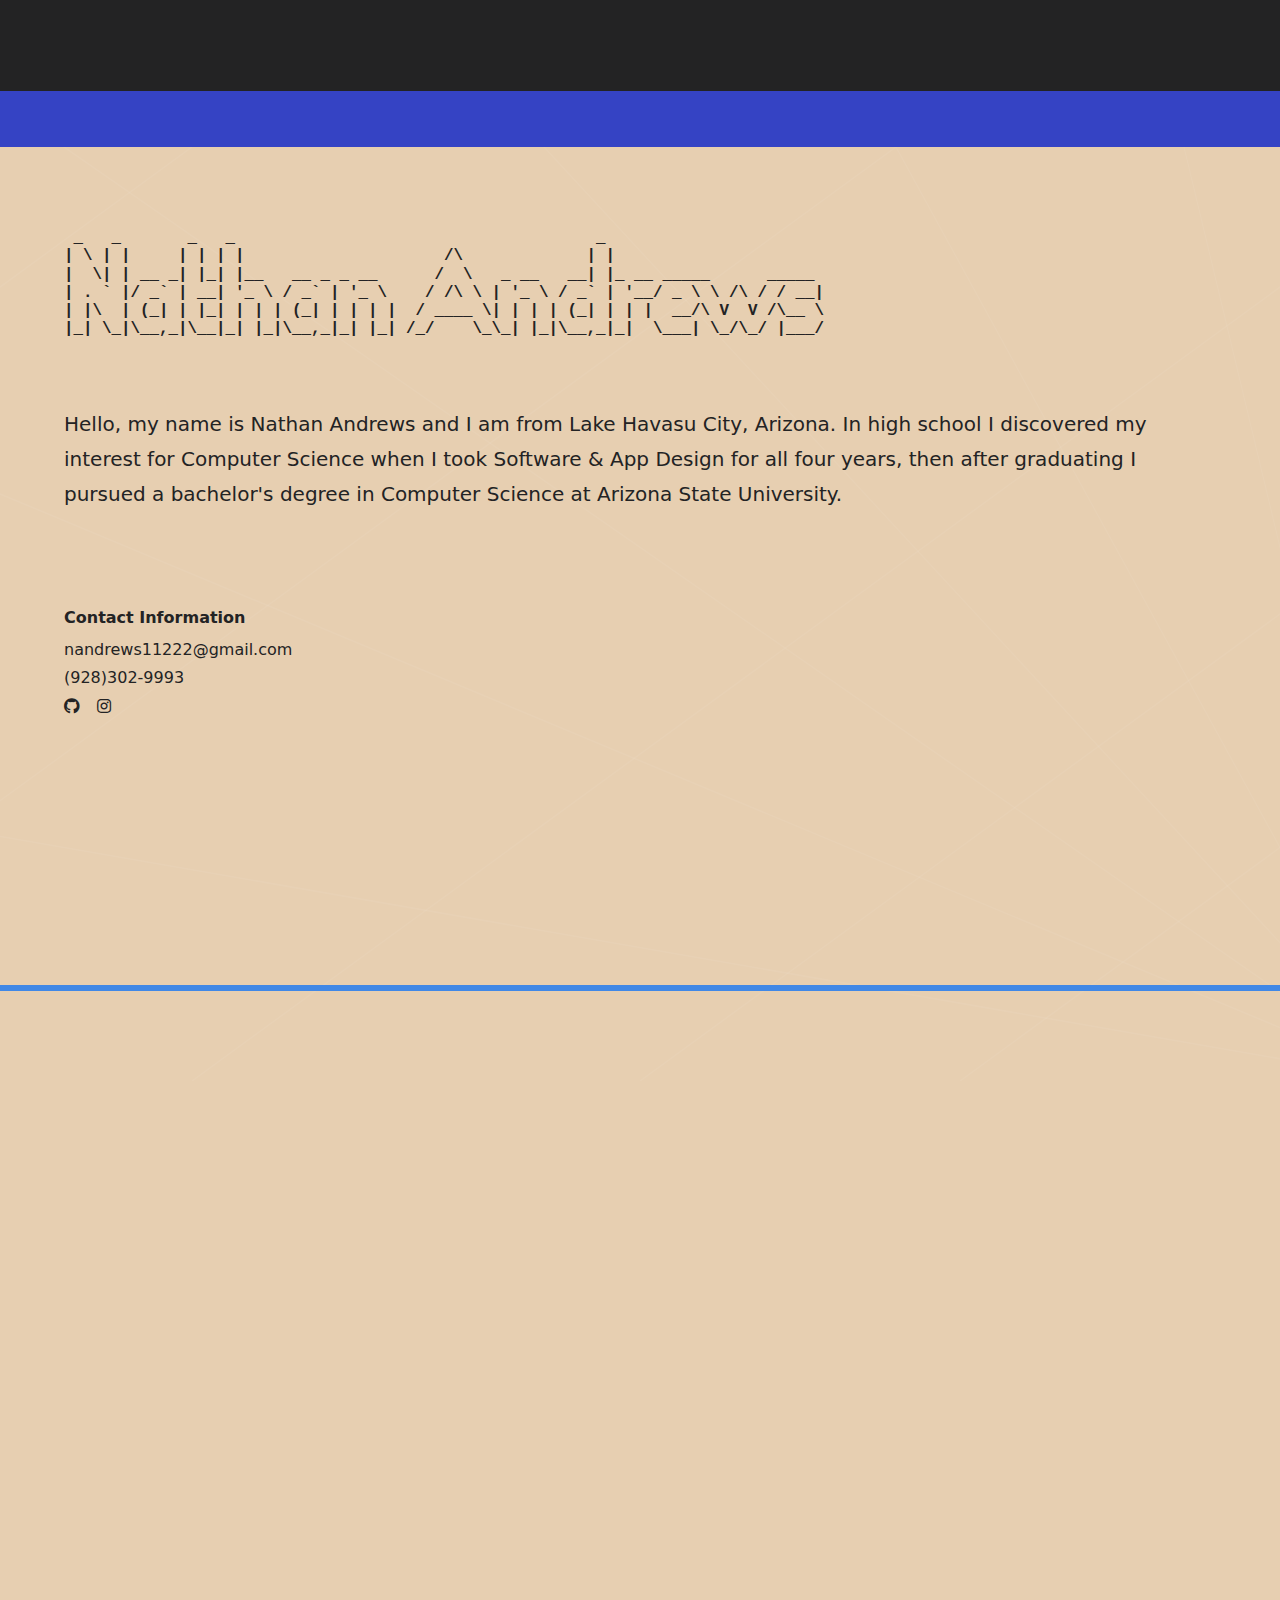
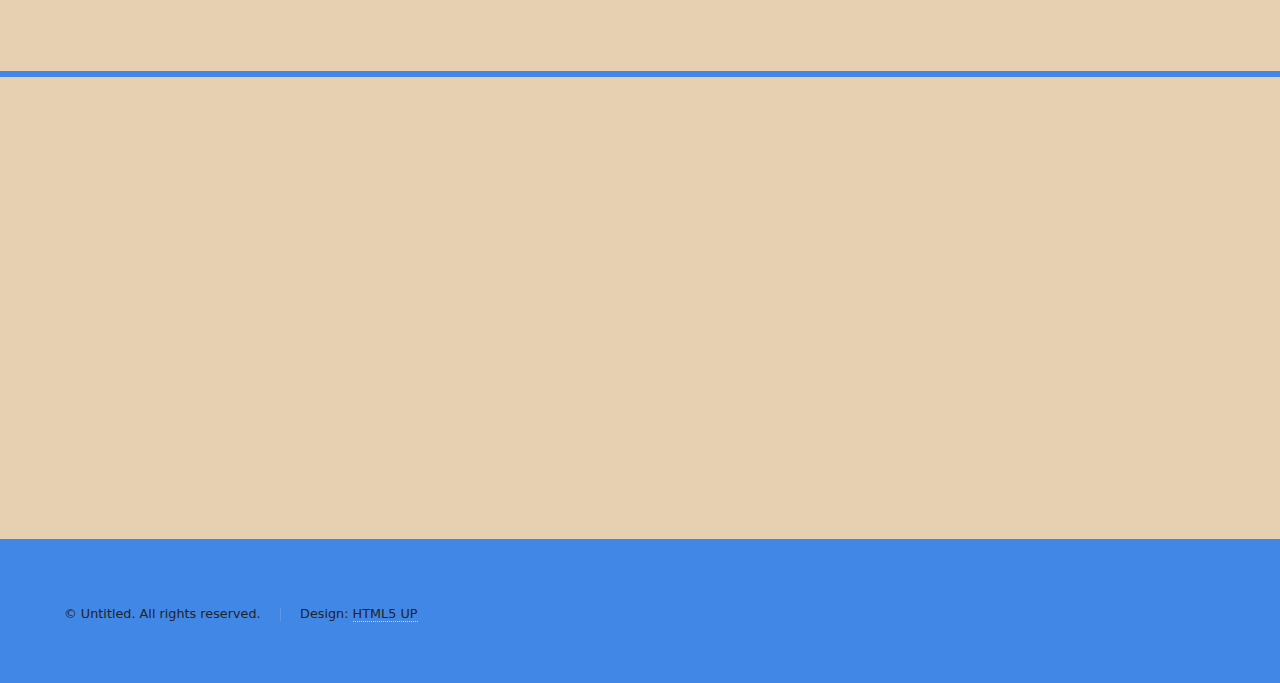
<file: index.html>
<!DOCTYPE HTML>
<!--
	Hyperspace by HTML5 UP
	html5up.net | @ajlkn
	Free for personal and commercial use under the CCA 3.0 license (html5up.net/license)
-->
<html>
	<head>
		<title>Nathan Andrews Portfolio Website</title>
		<meta charset="utf-8" />
		<meta name="viewport" content="width=device-width, initial-scale=1, user-scalable=no" />
		<link rel="stylesheet" href="assets/css/main.css" />
		<noscript><link rel="stylesheet" href="assets/css/noscript.css" /></noscript>
	</head>
	<body class="is-preload">

		
		<!-- Header -->
		<header id="header">
			<a href="index.html" class="title">Nargon777</a>
			<nav>
				<ul>
					<li><a href="index.html" class="active">Home</a></li>
					<li><a href="generic.html">Projects</a></li>
					<li><a href="elements.html">Resume</a></li>
				</ul>
			</nav>
		</header>

		<!-- Sidebar -->
			<section id="sidebar">
			</section>

		<!-- Wrapper -->
			<div id="wrapper">

				<!-- Intro -->
					<section id="intro" class="wrapper style3 fullscreen fade-down">
						<div class="inner">
							<h3>
								<pre>
									<b>
 _   _       _   _                                      _                       
| \ | |     | | | |                     /\             | |                      
|  \| | __ _| |_| |__   __ _ _ __      /  \   _ __   __| |_ __ _____      _____ 
| . ` |/ _` | __| '_ \ / _` | '_ \    / /\ \ | '_ \ / _` | '__/ _ \ \ /\ / / __|
| |\  | (_| | |_| | | | (_| | | | |  / ____ \| | | | (_| | | |  __/\ V  V /\__ \
|_| \_|\__,_|\__|_| |_|\__,_|_| |_| /_/    \_\_| |_|\__,_|_|  \___| \_/\_/ |___/	
									</b>
								</pre>																										
							</h3>
							<p>
								Hello, my name is Nathan Andrews and I am from Lake Havasu City, Arizona. In high school I discovered my interest for Computer Science when I took 
								Software & App Design for all four years, then after graduating I pursued a bachelor's degree in Computer Science at 
								Arizona State University.
							</p>
							<br>
							<br>

							<h4>Contact Information</h4>

							<ul class="contact">
								<li>
									<span>nandrews11222@gmail.com</span>
									<br>
									<span>(928)302-9993</span>
									<ul class="icons">
										<li><a href="https://github.com/nargon777" class="icon brands fa-github"><span class="label">GitHub</span></a></li>
										<li><a href="https://www.instagram.com/big_nate111/" class="icon brands fa-instagram"><span class="label">Instagram</span></a></li>
									</ul>
								</li>
							</ul>
						</div>
						<hr class="h">
					</section>

				<!-- One -->
					<section id="one" class="wrapper style2 spotlights">
						<section>
							<div class="content">
								<div class="inner">
									<h4>
										<pre>
 ____            _           _       
|  _ \ _ __ ___ (_) ___  ___| |_ ___ 
| |_) | '__/ _ \| |/ _ \/ __| __/ __|
|  __/| | | (_) | |  __/ (__| |_\__ \
|_|   |_|  \___// |\___|\___|\__|___/
		|__/                   
										</pre>
									</h4>
									<p>Here are the projects I have made.</p>
									<ul class="actions">
										<li><a href="generic.html" class="button">Learn more</a></li>
									</ul>
								</div>
							</div>
						</section>

						<hr class="h">

						<section>
							<div class="content">
								<div class="inner">
									<h4>
										<pre>
 ____                                
|  _ \ ___  ___ _   _ _ __ ___   ___ 
| |_) / _ \/ __| | | | '_ ` _ \ / _ \
|  _ <  __/\__ \ |_| | | | | | |  __/
|_| \_\___||___/\__,_|_| |_| |_|\___|
										</pre>
									</h4>
									<p>Click here for information about my work history, skills, certifications, and awards.</p>
									<ul class="actions">
										<li><a href="elements.html" class="button">Learn more</a></li>
									</ul>
								</div>
							</div>
						</section>
					</section>
			</div>

		<!-- Footer -->
			<footer id="footer" class="wrapper style diff">
				<div class="inner">
					<ul class="menu">
						<li>&copy; Untitled. All rights reserved.</li><li>Design: <a href="http://html5up.net">HTML5 UP</a></li>
					</ul>
				</div>
			</footer>

		<!-- Scripts -->
			<script src="assets/js/jquery.min.js"></script>
			<script src="assets/js/jquery.scrollex.min.js"></script>
			<script src="assets/js/jquery.scrolly.min.js"></script>
			<script src="assets/js/browser.min.js"></script>
			<script src="assets/js/breakpoints.min.js"></script>
			<script src="assets/js/util.js"></script>
			<script src="assets/js/main.js"></script>

	</body>
</html>
</file>
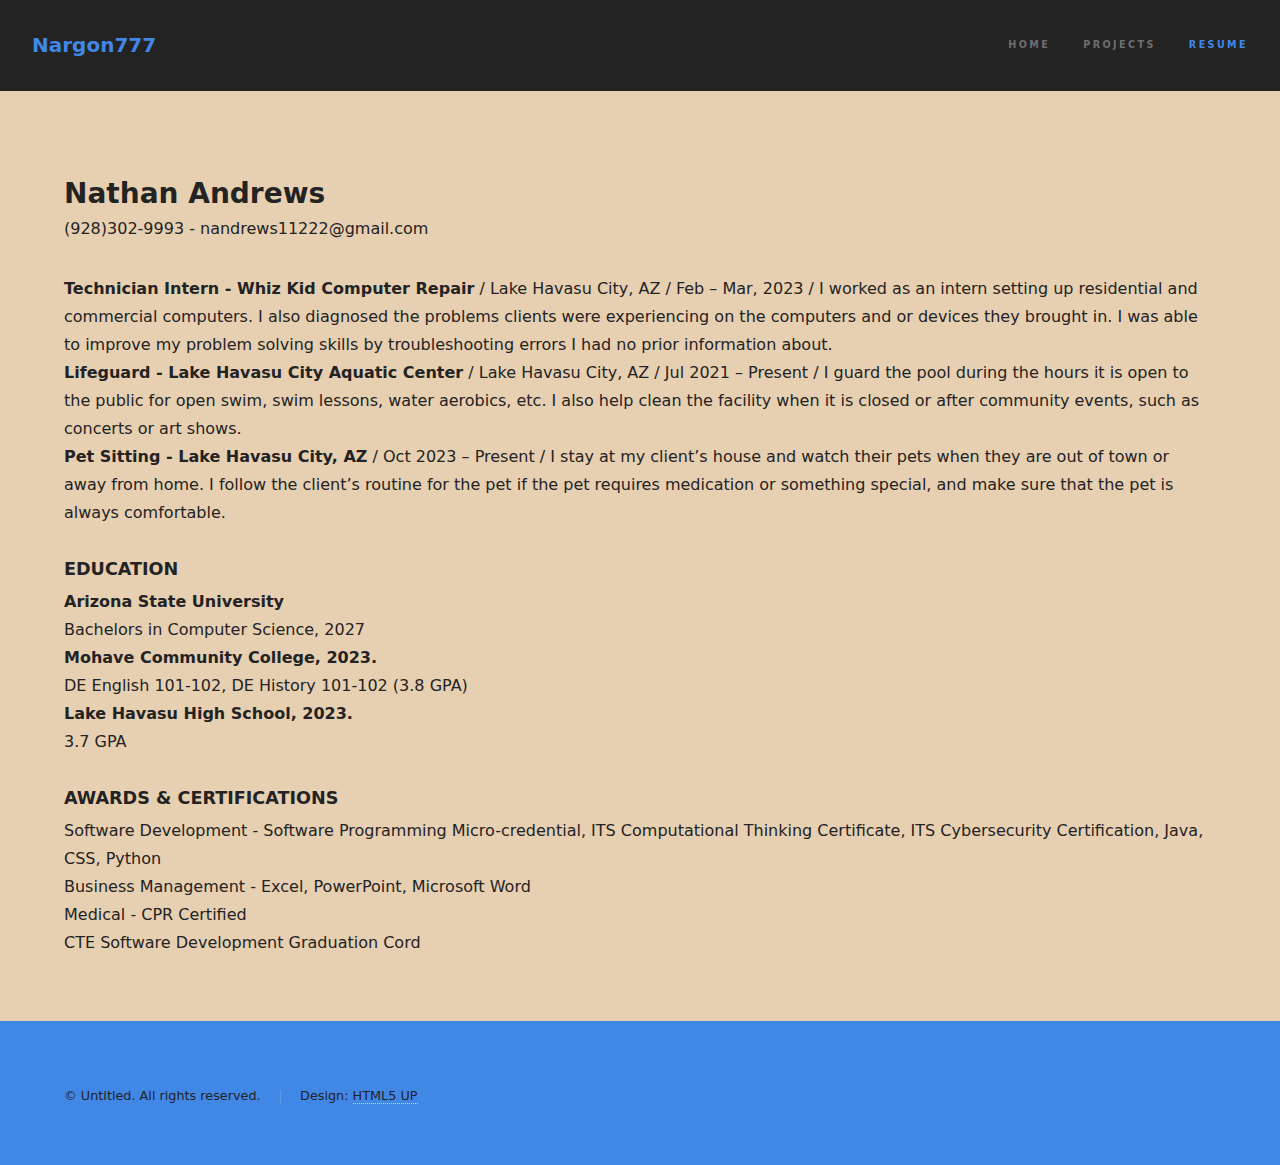
<file: elements.html>
<!DOCTYPE HTML>
<!--
	Hyperspace by HTML5 UP
	html5up.net | @ajlkn
	Free for personal and commercial use under the CCA 3.0 license (html5up.net/license)
-->
<html>
	<head>
		<title>Resume Page</title>
		<meta charset="utf-8" />
		<meta name="viewport" content="width=device-width, initial-scale=1, user-scalable=no" />
		<link rel="stylesheet" href="assets/css/main.css" />
		<noscript><link rel="stylesheet" href="assets/css/noscript.css" /></noscript>
	</head>
	<body class="is-preload">

		<!-- Header -->
			<header id="header">
				<a href="index.html" class="title">Nargon777</a>
				<nav>
					<ul>
						<li><a href="index.html">Home</a></li>
						<li><a href="generic.html">Projects</a></li>
						<li><a href="elements.html" class="active">Resume</a></li>
					</ul>
				</nav>
			</header>

		<!-- Wrapper -->
			<div id="wrapper">
				<!-- Main -->
					<section id="main" class="wrapper style1">
						<div class="inner">
							<p>
								<h2>Nathan Andrews</h2>
								(928)302-9993 - nandrews11222@gmail.com
								<br>
							</p>
							<p>
								<b>Technician Intern -
								Whiz Kid Computer Repair</b>
								/ Lake Havasu City, AZ / 
								Feb – Mar, 2023 / 
								I worked as an intern setting up residential and commercial computers. I also diagnosed the
								problems clients were experiencing on the computers and or devices they brought in. I
								was able to improve my problem solving skills by troubleshooting errors I had no prior information about.
								<br>
								<b>Lifeguard -
								Lake Havasu City Aquatic Center</b> /
								Lake Havasu City, AZ /
								Jul 2021 – Present /
								I guard the pool during the hours it is open to the public for open swim, swim lessons,
								water aerobics, etc. I also help clean the facility when it is closed or after community events,
								such as concerts or art shows.
								<br>
								<b>Pet Sitting -
								Lake Havasu City, AZ</b> /
								Oct 2023 – Present /
								I stay at my client’s house and watch their pets when they are out of town or away from
								home. I follow the client’s routine for the pet if the pet requires medication or something
								special, and make sure that the pet is always comfortable.
								<br>
							</p>
							<p>
								<h3>EDUCATION</h3>
								<b>Arizona State University</b>
								<br>
								Bachelors in Computer Science, 2027
								<br>
								<b>Mohave Community College, 2023.</b>
								<br>
								DE English 101-102, DE History 101-102 (3.8 GPA)
								<br>
								<b>Lake Havasu High School, 2023.</b>
								<br>
								3.7 GPA
							</p>
							<p>
								<h3>AWARDS & CERTIFICATIONS</h3>
								Software Development - Software Programming Micro-credential, ITS Computational Thinking Certificate, ITS
								Cybersecurity Certification, Java, CSS, Python
								<br>
								Business Management - Excel, PowerPoint, Microsoft Word
								<br>
								Medical - CPR Certified
								<br>
								CTE Software Development Graduation Cord
							</p>
						</div>
					</section>
			</div>

		<!-- Footer -->
			<footer id="footer" class="wrapper diff">
				<div class="inner">
					<ul class="menu">
						<li>&copy; Untitled. All rights reserved.</li><li>Design: <a href="http://html5up.net">HTML5 UP</a></li>
					</ul>
				</div>
			</footer>

		<!-- Scripts -->
			<script src="assets/js/jquery.min.js"></script>
			<script src="assets/js/jquery.scrollex.min.js"></script>
			<script src="assets/js/jquery.scrolly.min.js"></script>
			<script src="assets/js/browser.min.js"></script>
			<script src="assets/js/breakpoints.min.js"></script>
			<script src="assets/js/util.js"></script>
			<script src="assets/js/main.js"></script>

	</body>
</html>
</file>
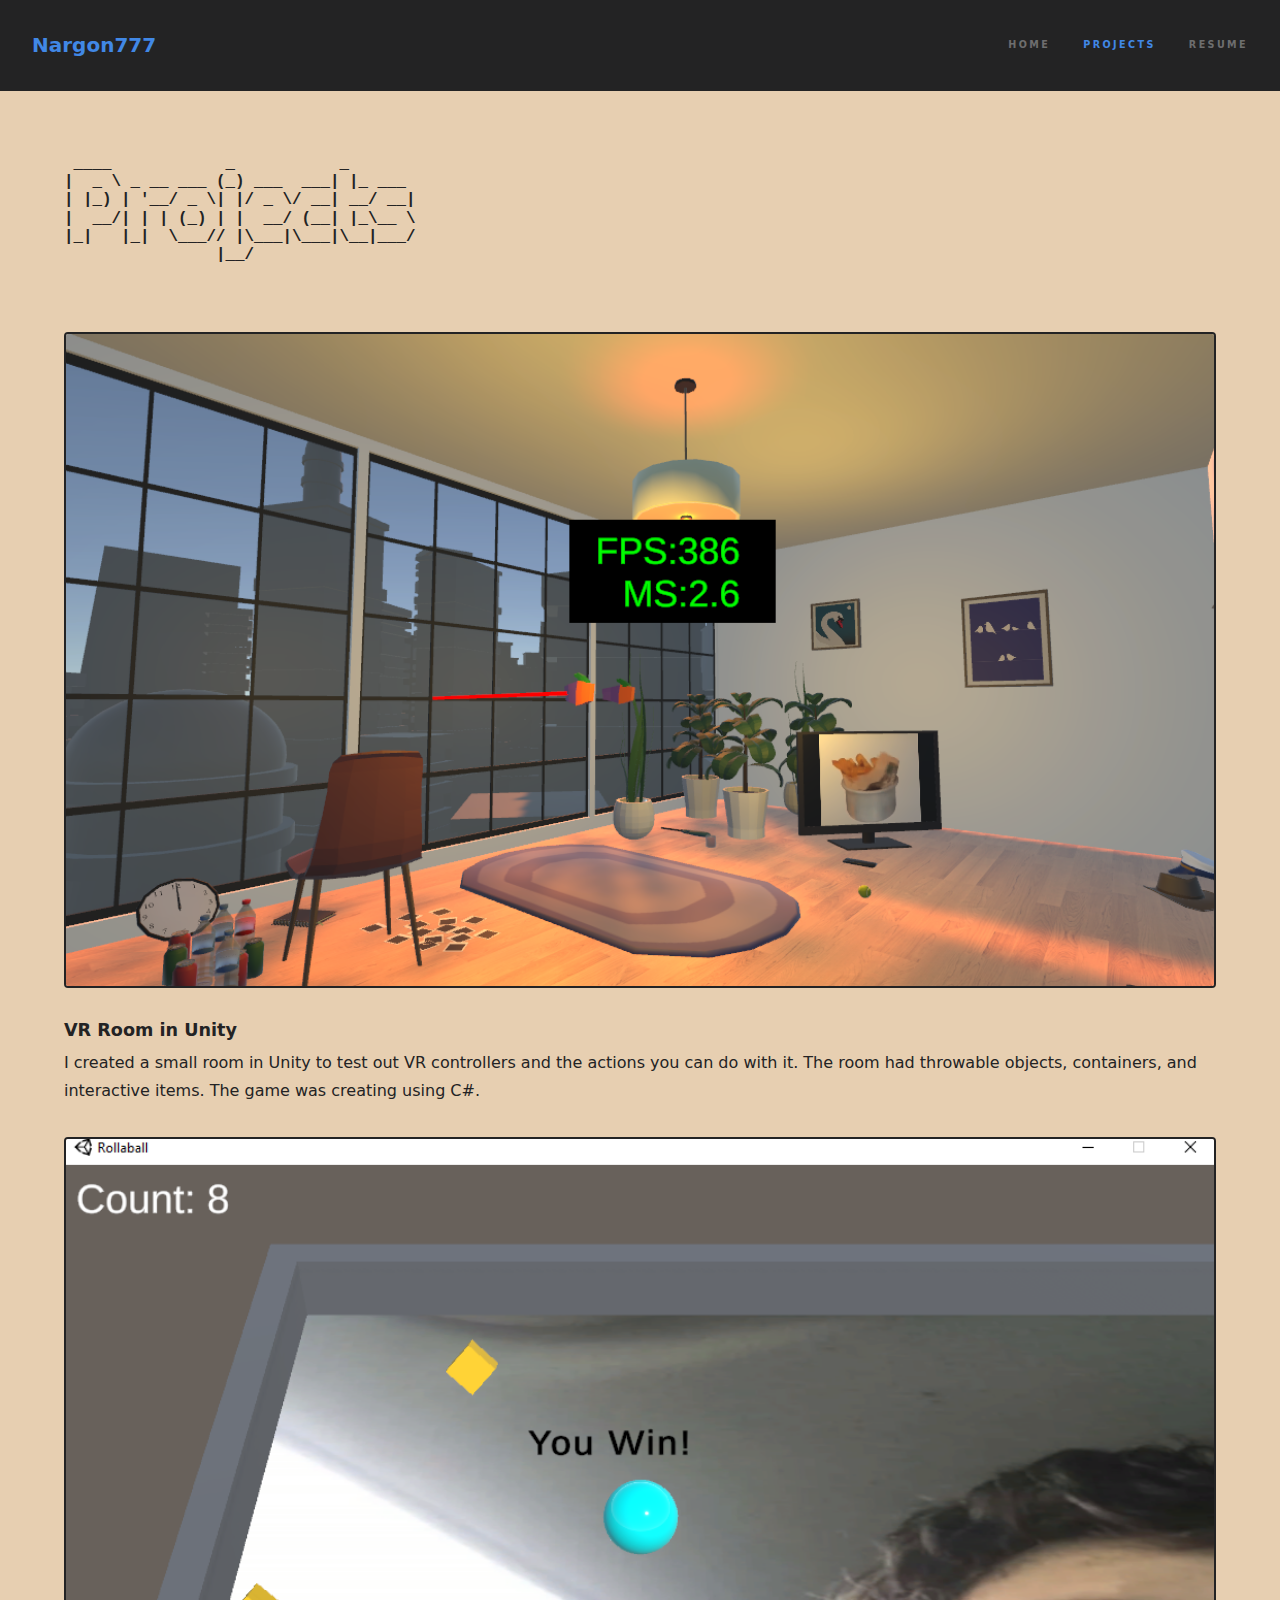
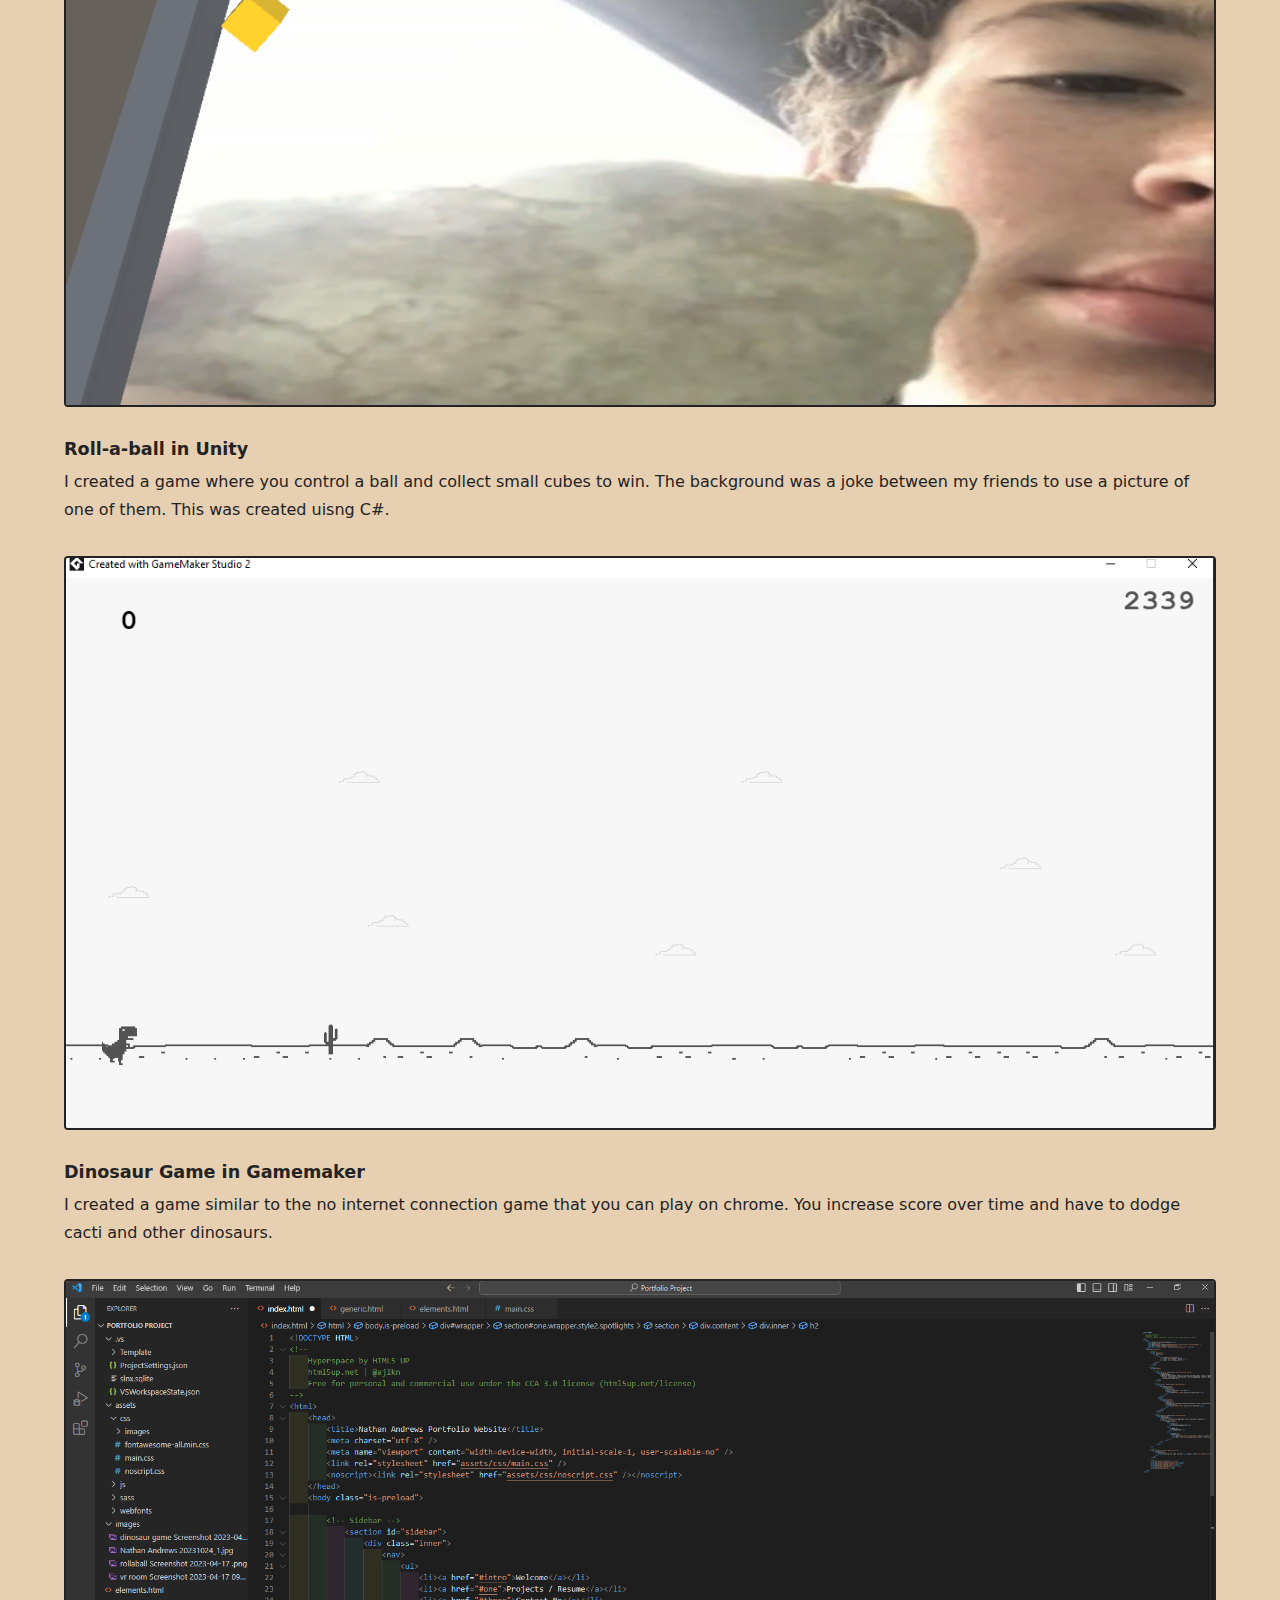
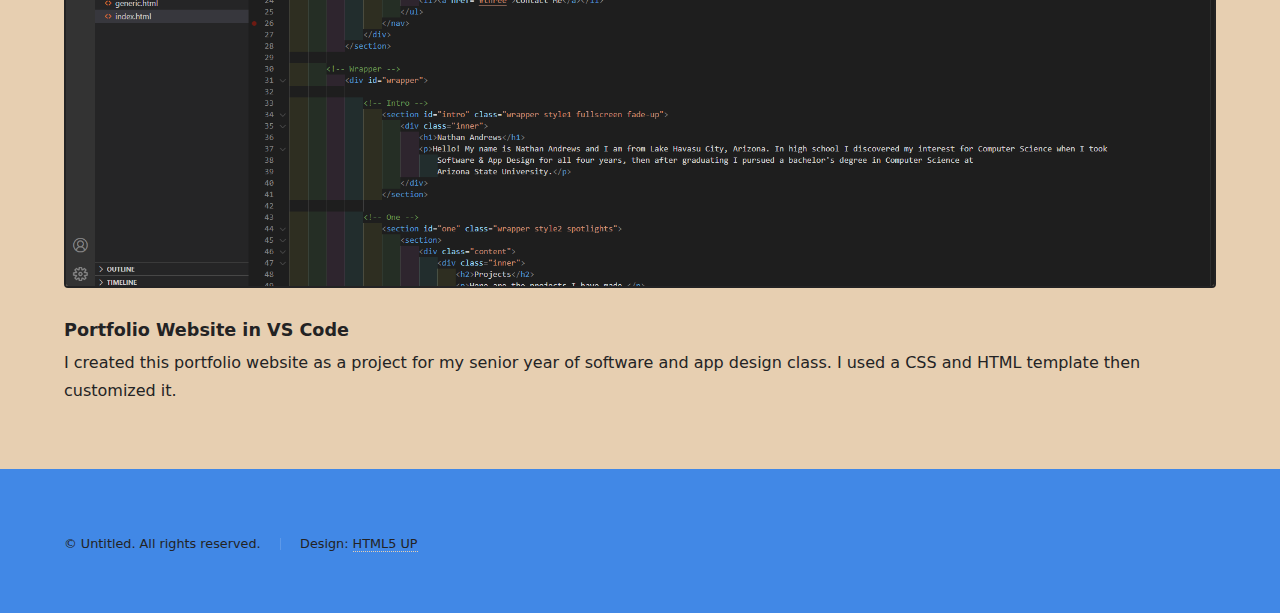
<file: generic.html>
<!DOCTYPE HTML>
<!--
	Hyperspace by HTML5 UP
	html5up.net | @ajlkn
	Free for personal and commercial use under the CCA 3.0 license (html5up.net/license)
-->
<html>
	<head>
		<title>Projects</title>
		<meta charset="utf-8" />
		<meta name="viewport" content="width=device-width, initial-scale=1, user-scalable=no" />
		<link rel="stylesheet" href="assets/css/main.css" />
		<noscript><link rel="stylesheet" href="assets/css/noscript.css" /></noscript>
	</head>
	<body class="is-preload">

		<!-- Header -->
			<header id="header">
				<a href="index.html" class="title">Nargon777</a>
				<nav>
					<ul>
						<li><a href="index.html">Home</a></li>
						<li><a href="generic.html" class="active">Projects</a></li>
						<li><a href="elements.html">Resume</a></li>
					</ul>
				</nav>
			</header>

		<!-- Wrapper -->
			<div id="wrapper">

				<!-- Main -->
					<section id="main" class="wrapper style1">
						<div class="inner">
							<h3 class="major">
								<pre>
 ____            _           _       
|  _ \ _ __ ___ (_) ___  ___| |_ ___ 
| |_) | '__/ _ \| |/ _ \/ __| __/ __|
|  __/| | | (_) | |  __/ (__| |_\__ \
|_|   |_|  \___// |\___|\___|\__|___/
		|__/       
       
								</pre>
							</h3>
							<p>
							<span class="image fit"><img src="images/vr room Screenshot 2023-04-17 093002.png" alt="" style="border:2.5px solid #232324"/></span>
							<h3>VR Room in Unity</h3>
							I created a small room in Unity to test out VR controllers and the actions you can do with it. The room had throwable objects, containers, and
							interactive items. The game was creating using C#.
							</p>
							<p>
							<span class="image fit"><img src="images/rollaball Screenshot 2023-04-17 .png" alt="" style="border:2.5px solid #232324"/></span>
							<h3>Roll-a-ball in Unity</h3>
							I created a game where you control a ball and collect small cubes to win. The background was a joke between my friends to use a picture of one of 
							them. This was created uisng C#.
							</p>

							<p>
							<span class="image fit"><img src="images/dinosaur game Screenshot 2023-04-17 094450.png" alt="" style="border:2.5px solid #232324"/></span>
							<h3>Dinosaur Game in Gamemaker</h3>
							I created a game similar to the no internet connection game that you can play on chrome. You increase score over time and have to dodge cacti and other dinosaurs.
							</p>

							<p>
							<span class="image fit"><img src="images/portfolio project Screenshot 2023-04-27 092103.png" alt="" style="border: 2.5px solid #232324"/></span>
							<h3>Portfolio Website in VS Code</h3>
							I created this portfolio website as a project for my senior year of software and app design class. I used a CSS and HTML template then customized it.
							</p>
						</div>
					</section>

			</div>

		<!-- Footer -->
			<footer id="footer" class="wrapper diff">
				<div class="inner">
					<ul class="menu">
						<li>&copy; Untitled. All rights reserved.</li><li>Design: <a href="http://html5up.net">HTML5 UP</a></li>
					</ul>
				</div>
			</footer>

		<!-- Scripts -->
			<script src="assets/js/jquery.min.js"></script>
			<script src="assets/js/jquery.scrollex.min.js"></script>
			<script src="assets/js/jquery.scrolly.min.js"></script>
			<script src="assets/js/browser.min.js"></script>
			<script src="assets/js/breakpoints.min.js"></script>
			<script src="assets/js/util.js"></script>
			<script src="assets/js/main.js"></script>

	</body>
</html>
</file>
<file: assets/css/noscript.css>
/*
	Hyperspace by HTML5 UP
	html5up.net | @ajlkn
	Free for personal and commercial use under the CCA 3.0 license (html5up.net/license)
*/

/* Spotlights */

	.spotlights > section > .image:before {
		opacity: 0 !important;
	}

	.spotlights > section > .content > .inner {
		-moz-transform: none !important;
		-webkit-transform: none !important;
		-ms-transform: none !important;
		transform: none !important;
		opacity: 1 !important;
	}

/* Wrapper */

	.wrapper > .inner {
		opacity: 1 !important;
		-moz-transform: none !important;
		-webkit-transform: none !important;
		-ms-transform: none !important;
		transform: none !important;
	}

/* Sidebar */

	#sidebar > .inner {
		opacity: 1 !important;
	}

	#sidebar nav > ul > li {
		-moz-transform: none !important;
		-webkit-transform: none !important;
		-ms-transform: none !important;
		transform: none !important;
		opacity: 1 !important;
	}
</file>
<file: assets/css/main.css>
@import url(fontawesome-all.min.css);

/*
	Hyperspace by HTML5 UP
	html5up.net | @ajlkn
	Free for personal and commercial use under the CCA 3.0 license (html5up.net/license)
*/

html, body, div, span, applet, object,
iframe, h1, h2, h3, h4, h5, h6, p, blockquote,
pre, a, abbr, acronym, address, big, cite,
code, del, dfn, em, img, ins, kbd, q, s, samp,
small, strike, strong, sub, sup, tt, var, b,
u, i, center, dl, dt, dd, ol, ul, li, fieldset,
form, label, legend, table, caption, tbody,
tfoot, thead, tr, th, td, article, aside,
canvas, details, embed, figure, figcaption,
footer, header, hgroup, menu, nav, output, ruby,
section, summary, time, mark, audio, video {
	margin: 0;
	padding: 0;
	border: 0;
	font-size: 100%;
	font: inherit;
	vertical-align: baseline;}

article, aside, details, figcaption, figure,
footer, header, hgroup, menu, nav, section {
	display: block;}

body {
	line-height: 1;
}

ol, ul {
	list-style: none;
}

blockquote, q {
	quotes: none;
}

	blockquote:before, blockquote:after, q:before, q:after {
		content: '';
		content: none;
	}

table {
	border-collapse: collapse;
	border-spacing: 0;
}

body {
	-webkit-text-size-adjust: none;
}

mark {
	background-color: transparent;
	color: inherit;
}

input::-moz-focus-inner {
	border: 0;
	padding: 0;
}

input, select, textarea {
	-moz-appearance: none;
	-webkit-appearance: none;
	-ms-appearance: none;
	appearance: none;
}

/* Basic */

	@-ms-viewport {
		width: device-width;
	}

	body {
		-ms-overflow-style: scrollbar;
	}

	@media screen and (max-width: 480px) {

		html, body {
			min-width: 320px;
		}

	}

	html {
		box-sizing: border-box;
	}

	*, *:before, *:after {
		box-sizing: inherit;
	}

	body {
		background: #3543c4;
	}

		body.is-preload *, body.is-preload *:before, body.is-preload *:after {
			-moz-animation: none !important;
			-webkit-animation: none !important;
			-ms-animation: none !important;
			animation: none !important;
			-moz-transition: none !important;
			-webkit-transition: none !important;
			-ms-transition: none !important;
			transition: none !important;
		}

/* Type */

	body, input, select, textarea {
		color: #232324;
		font-family: system-ui, -apple-system, BlinkMacSystemFont, 'Segoe UI', Roboto, Oxygen, Ubuntu, Cantarell, 'Open Sans', 'Helvetica Neue', sans-serif;
		font-size: 16.5pt;
		font-weight: normal;
		line-height: 1.75;
	}

		@media screen and (max-width: 1680px) {

			body, input, select, textarea {
				font-size: 13pt;
			}

		}

		@media screen and (max-width: 1280px) {

			body, input, select, textarea {
				font-size: 12pt;
			}

		}

		@media screen and (max-width: 360px) {

			body, input, select, textarea {
				font-size: 11pt;
			}

		}

	a {
		-moz-transition: color 0.2s ease, border-bottom-color 0.2s ease;
		-webkit-transition: color 0.2s ease, border-bottom-color 0.2s ease;
		-ms-transition: color 0.2s ease, border-bottom-color 0.2s ease;
		transition: color 0.2s ease, border-bottom-color 0.2s ease;
		border-bottom: dotted 1px rgba(255, 255, 255, 0.35);
		color: inherit;
		text-decoration: none;
	}

		a:hover {
			border-bottom-color: transparent;
			color: #232324;
		}

	strong, b {
		color: #232324;
		font-weight: bold;
	}

	em, i {
		font-style: italic;
	}

	p {
		margin: 0 0 2em 0;
	}

	h1, h4, h5, h6 {
		color: #232324;
		font-weight: bold;
		line-height: 1.25;
		margin: 0 0 0.5em 0;
	}

		h1 a, h2 a, h3 a, h4 a, h5 a, h6 a {
			color: inherit;
			text-decoration: none;
		}

	h3 {
		color: #232324;
		font-weight: bold;
		line-height: 1.15;
		margin: 0 0 0.5em 0;
	}

	h1 {
		font-size: 2.75em;
	}

	h2 {
		color: #232324;
		font-weight: bold;
		line-height: 0.50;
		margin: 0 0 0.5em 0;
	}

		h1.major {
			margin: 0 0 1.3em 0;
			position: relative;
			padding-bottom: 0.35em;
		}

			h1.major:after {
				background-image: -moz-linear-gradient(to right, #5e42a6, #b74e91);
				background-image: -webkit-linear-gradient(to right, #5e42a6, #b74e91);
				background-image: -ms-linear-gradient(to right, #5e42a6, #b74e91);
				-moz-transition: max-width 0.2s ease;
				-webkit-transition: max-width 0.2s ease;
				-ms-transition: max-width 0.2s ease;
				transition: max-width 0.2s ease;
				border-radius: 0.2em;
				bottom: 0;
				content: '';
				height: 0.05em;
				position: absolute;
				right: 0;
				width: 100%;
			}

	h2 {
		font-size: 1.75em;
	}

	h3 {
		font-size: 1.1em;
	}

	h4 {
		font-size: 1em;
	}

	h5 {
		font-size: 0.8em;
	}

	h6 {
		font-size: 0.6em;
	}

	@media screen and (max-width: 736px) {

		h1 {
			font-size: 2em;
		}

		h2 {
			font-size: 1.25em;
		}

		h3 {
			font-size: 1em;
		}

		h4 {
			font-size: 0.8em;
		}

		h5 {
			font-size: 0.6em;
		}

		h6 {
			font-size: 0.6em;
		}

	}

	sub {
		font-size: 0.8em;
		position: relative;
		top: 0.5em;
	}

	sup {
		font-size: 0.8em;
		position: relative;
		top: -0.5em;
	}

	blockquote {
		border-left: solid 4px rgba(255, 255, 255, 0.15);
		font-style: italic;
		margin: 0 0 2em 0;
		padding: 0.5em 0 0.5em 2em;
	}

	code {
		background: rgba(255, 255, 255, 0.05);
		border-radius: 0.25em;
		border: solid 1px rgba(255, 255, 255, 0.15);
		font-family: "Courier New", monospace;
		font-size: 0.9em;
		margin: 0 0.25em;
		padding: 0.25em 0.65em;
	}

	pre {
		-webkit-overflow-scrolling: touch;
		font-family: "Courier New", monospace;
		font-size: 0.9em;
		margin: 0 0 2em 0;
	}

		pre code {
			display: block;
			line-height: 1.75em;
			padding: 1em 1.5em;
			overflow-x: auto;
		}

	hr {
		border: 0;
		border-bottom: solid 1px rgba(255, 255, 255, 0.15);
		margin: 2em 0;
	}

		hr.major {
			margin: 3em 0;
		}

	.align-left {
		text-align: left;
	}

	.align-center {
		text-align: center;
	}

	.align-right {
		text-align: right;
	}

/* Row */

	.row {
		display: flex;
		flex-wrap: wrap;
		box-sizing: border-box;
		align-items: stretch;
	}

		.row > * {
			box-sizing: border-box;
		}

		.row.gtr-uniform > * > :last-child {
			margin-bottom: 0;
		}

		.row.aln-left {
			justify-content: flex-start;
		}

		.row.aln-center {
			justify-content: center;
		}

		.row.aln-right {
			justify-content: flex-end;
		}

		.row.aln-top {
			align-items: flex-start;
		}

		.row.aln-middle {
			align-items: center;
		}

		.row.aln-bottom {
			align-items: flex-end;
		}

		.row > .imp {
			order: -1;
		}

		.row > .col-1 {
			width: 8.33333%;
		}

		.row > .off-1 {
			margin-left: 8.33333%;
		}

		.row > .col-2 {
			width: 16.66667%;
		}

		.row > .off-2 {
			margin-left: 16.66667%;
		}

		.row > .col-3 {
			width: 25%;
		}

		.row > .off-3 {
			margin-left: 25%;
		}

		.row > .col-4 {
			width: 33.33333%;
		}

		.row > .off-4 {
			margin-left: 33.33333%;
		}

		.row > .col-5 {
			width: 41.66667%;
		}

		.row > .off-5 {
			margin-left: 41.66667%;
		}

		.row > .col-6 {
			width: 50%;
		}

		.row > .off-6 {
			margin-left: 50%;
		}

		.row > .col-7 {
			width: 58.33333%;
		}

		.row > .off-7 {
			margin-left: 58.33333%;
		}

		.row > .col-8 {
			width: 66.66667%;
		}

		.row > .off-8 {
			margin-left: 66.66667%;
		}

		.row > .col-9 {
			width: 75%;
		}

		.row > .off-9 {
			margin-left: 75%;
		}

		.row > .col-10 {
			width: 83.33333%;
		}

		.row > .off-10 {
			margin-left: 83.33333%;
		}

		.row > .col-11 {
			width: 91.66667%;
		}

		.row > .off-11 {
			margin-left: 91.66667%;
		}

		.row > .col-12 {
			width: 100%;
		}

		.row > .off-12 {
			margin-left: 100%;
		}

		.row.gtr-0 {
			margin-top: 0;
			margin-left: 0em;
		}

			.row.gtr-0 > * {
				padding: 0 0 0 0em;
			}

			.row.gtr-0.gtr-uniform {
				margin-top: 0em;
			}

				.row.gtr-0.gtr-uniform > * {
					padding-top: 0em;
				}

		.row.gtr-25 {
			margin-top: 0;
			margin-left: -0.375em;
		}

			.row.gtr-25 > * {
				padding: 0 0 0 0.375em;
			}

			.row.gtr-25.gtr-uniform {
				margin-top: -0.375em;
			}

				.row.gtr-25.gtr-uniform > * {
					padding-top: 0.375em;
				}

		.row.gtr-50 {
			margin-top: 0;
			margin-left: -0.75em;
		}

			.row.gtr-50 > * {
				padding: 0 0 0 0.75em;
			}

			.row.gtr-50.gtr-uniform {
				margin-top: -0.75em;
			}

				.row.gtr-50.gtr-uniform > * {
					padding-top: 0.75em;
				}

		.row {
			margin-top: 0;
			margin-left: -1.5em;
		}

			.row > * {
				padding: 0 0 0 1.5em;
			}

			.row.gtr-uniform {
				margin-top: -1.5em;
			}

				.row.gtr-uniform > * {
					padding-top: 1.5em;
				}

		.row.gtr-150 {
			margin-top: 0;
			margin-left: -2.25em;
		}

			.row.gtr-150 > * {
				padding: 0 0 0 2.25em;
			}

			.row.gtr-150.gtr-uniform {
				margin-top: -2.25em;
			}

				.row.gtr-150.gtr-uniform > * {
					padding-top: 2.25em;
				}

		.row.gtr-200 {
			margin-top: 0;
			margin-left: -3em;
		}

			.row.gtr-200 > * {
				padding: 0 0 0 3em;
			}

			.row.gtr-200.gtr-uniform {
				margin-top: -3em;
			}

				.row.gtr-200.gtr-uniform > * {
					padding-top: 3em;
				}

		@media screen and (max-width: 1680px) {

			.row {
				display: flex;
				flex-wrap: wrap;
				box-sizing: border-box;
				align-items: stretch;
			}

				.row > * {
					box-sizing: border-box;
				}

				.row.gtr-uniform > * > :last-child {
					margin-bottom: 0;
				}

				.row.aln-left {
					justify-content: flex-start;
				}

				.row.aln-center {
					justify-content: center;
				}

				.row.aln-right {
					justify-content: flex-end;
				}

				.row.aln-top {
					align-items: flex-start;
				}

				.row.aln-middle {
					align-items: center;
				}

				.row.aln-bottom {
					align-items: flex-end;
				}

				.row > .imp-xlarge {
					order: -1;
				}

				.row > .col-1-xlarge {
					width: 8.33333%;
				}

				.row > .off-1-xlarge {
					margin-left: 8.33333%;
				}

				.row > .col-2-xlarge {
					width: 16.66667%;
				}

				.row > .off-2-xlarge {
					margin-left: 16.66667%;
				}

				.row > .col-3-xlarge {
					width: 25%;
				}

				.row > .off-3-xlarge {
					margin-left: 25%;
				}

				.row > .col-4-xlarge {
					width: 33.33333%;
				}

				.row > .off-4-xlarge {
					margin-left: 33.33333%;
				}

				.row > .col-5-xlarge {
					width: 41.66667%;
				}

				.row > .off-5-xlarge {
					margin-left: 41.66667%;
				}

				.row > .col-6-xlarge {
					width: 50%;
				}

				.row > .off-6-xlarge {
					margin-left: 50%;
				}

				.row > .col-7-xlarge {
					width: 58.33333%;
				}

				.row > .off-7-xlarge {
					margin-left: 58.33333%;
				}

				.row > .col-8-xlarge {
					width: 66.66667%;
				}

				.row > .off-8-xlarge {
					margin-left: 66.66667%;
				}

				.row > .col-9-xlarge {
					width: 75%;
				}

				.row > .off-9-xlarge {
					margin-left: 75%;
				}

				.row > .col-10-xlarge {
					width: 83.33333%;
				}

				.row > .off-10-xlarge {
					margin-left: 83.33333%;
				}

				.row > .col-11-xlarge {
					width: 91.66667%;
				}

				.row > .off-11-xlarge {
					margin-left: 91.66667%;
				}

				.row > .col-12-xlarge {
					width: 100%;
				}

				.row > .off-12-xlarge {
					margin-left: 100%;
				}

				.row.gtr-0 {
					margin-top: 0;
					margin-left: 0em;
				}

					.row.gtr-0 > * {
						padding: 0 0 0 0em;
					}

					.row.gtr-0.gtr-uniform {
						margin-top: 0em;
					}

						.row.gtr-0.gtr-uniform > * {
							padding-top: 0em;
						}

				.row.gtr-25 {
					margin-top: 0;
					margin-left: -0.375em;
				}

					.row.gtr-25 > * {
						padding: 0 0 0 0.375em;
					}

					.row.gtr-25.gtr-uniform {
						margin-top: -0.375em;
					}

						.row.gtr-25.gtr-uniform > * {
							padding-top: 0.375em;
						}

				.row.gtr-50 {
					margin-top: 0;
					margin-left: -0.75em;
				}

					.row.gtr-50 > * {
						padding: 0 0 0 0.75em;
					}

					.row.gtr-50.gtr-uniform {
						margin-top: -0.75em;
					}

						.row.gtr-50.gtr-uniform > * {
							padding-top: 0.75em;
						}

				.row {
					margin-top: 0;
					margin-left: -1.5em;
				}

					.row > * {
						padding: 0 0 0 1.5em;
					}

					.row.gtr-uniform {
						margin-top: -1.5em;
					}

						.row.gtr-uniform > * {
							padding-top: 1.5em;
						}

				.row.gtr-150 {
					margin-top: 0;
					margin-left: -2.25em;
				}

					.row.gtr-150 > * {
						padding: 0 0 0 2.25em;
					}

					.row.gtr-150.gtr-uniform {
						margin-top: -2.25em;
					}

						.row.gtr-150.gtr-uniform > * {
							padding-top: 2.25em;
						}

				.row.gtr-200 {
					margin-top: 0;
					margin-left: -3em;
				}

					.row.gtr-200 > * {
						padding: 0 0 0 3em;
					}

					.row.gtr-200.gtr-uniform {
						margin-top: -3em;
					}

						.row.gtr-200.gtr-uniform > * {
							padding-top: 3em;
						}

		}

		@media screen and (max-width: 1280px) {

			.row {
				display: flex;
				flex-wrap: wrap;
				box-sizing: border-box;
				align-items: stretch;
			}

				.row > * {
					box-sizing: border-box;
				}

				.row.gtr-uniform > * > :last-child {
					margin-bottom: 0;
				}

				.row.aln-left {
					justify-content: flex-start;
				}

				.row.aln-center {
					justify-content: center;
				}

				.row.aln-right {
					justify-content: flex-end;
				}

				.row.aln-top {
					align-items: flex-start;
				}

				.row.aln-middle {
					align-items: center;
				}

				.row.aln-bottom {
					align-items: flex-end;
				}

				.row > .imp-large {
					order: -1;
				}

				.row > .col-1-large {
					width: 8.33333%;
				}

				.row > .off-1-large {
					margin-left: 8.33333%;
				}

				.row > .col-2-large {
					width: 16.66667%;
				}

				.row > .off-2-large {
					margin-left: 16.66667%;
				}

				.row > .col-3-large {
					width: 25%;
				}

				.row > .off-3-large {
					margin-left: 25%;
				}

				.row > .col-4-large {
					width: 33.33333%;
				}

				.row > .off-4-large {
					margin-left: 33.33333%;
				}

				.row > .col-5-large {
					width: 41.66667%;
				}

				.row > .off-5-large {
					margin-left: 41.66667%;
				}

				.row > .col-6-large {
					width: 50%;
				}

				.row > .off-6-large {
					margin-left: 50%;
				}

				.row > .col-7-large {
					width: 58.33333%;
				}

				.row > .off-7-large {
					margin-left: 58.33333%;
				}

				.row > .col-8-large {
					width: 66.66667%;
				}

				.row > .off-8-large {
					margin-left: 66.66667%;
				}

				.row > .col-9-large {
					width: 75%;
				}

				.row > .off-9-large {
					margin-left: 75%;
				}

				.row > .col-10-large {
					width: 83.33333%;
				}

				.row > .off-10-large {
					margin-left: 83.33333%;
				}

				.row > .col-11-large {
					width: 91.66667%;
				}

				.row > .off-11-large {
					margin-left: 91.66667%;
				}

				.row > .col-12-large {
					width: 100%;
				}

				.row > .off-12-large {
					margin-left: 100%;
				}

				.row.gtr-0 {
					margin-top: 0;
					margin-left: 0em;
				}

					.row.gtr-0 > * {
						padding: 0 0 0 0em;
					}

					.row.gtr-0.gtr-uniform {
						margin-top: 0em;
					}

						.row.gtr-0.gtr-uniform > * {
							padding-top: 0em;
						}

				.row.gtr-25 {
					margin-top: 0;
					margin-left: -0.375em;
				}

					.row.gtr-25 > * {
						padding: 0 0 0 0.375em;
					}

					.row.gtr-25.gtr-uniform {
						margin-top: -0.375em;
					}

						.row.gtr-25.gtr-uniform > * {
							padding-top: 0.375em;
						}

				.row.gtr-50 {
					margin-top: 0;
					margin-left: -0.75em;
				}

					.row.gtr-50 > * {
						padding: 0 0 0 0.75em;
					}

					.row.gtr-50.gtr-uniform {
						margin-top: -0.75em;
					}

						.row.gtr-50.gtr-uniform > * {
							padding-top: 0.75em;
						}

				.row {
					margin-top: 0;
					margin-left: -1.5em;
				}

					.row > * {
						padding: 0 0 0 1.5em;
					}

					.row.gtr-uniform {
						margin-top: -1.5em;
					}

						.row.gtr-uniform > * {
							padding-top: 1.5em;
						}

				.row.gtr-150 {
					margin-top: 0;
					margin-left: -2.25em;
				}

					.row.gtr-150 > * {
						padding: 0 0 0 2.25em;
					}

					.row.gtr-150.gtr-uniform {
						margin-top: -2.25em;
					}

						.row.gtr-150.gtr-uniform > * {
							padding-top: 2.25em;
						}

				.row.gtr-200 {
					margin-top: 0;
					margin-left: -3em;
				}

					.row.gtr-200 > * {
						padding: 0 0 0 3em;
					}

					.row.gtr-200.gtr-uniform {
						margin-top: -3em;
					}

						.row.gtr-200.gtr-uniform > * {
							padding-top: 3em;
						}

		}

		@media screen and (max-width: 980px) {

			.row {
				display: flex;
				flex-wrap: wrap;
				box-sizing: border-box;
				align-items: stretch;
			}

				.row > * {
					box-sizing: border-box;
				}

				.row.gtr-uniform > * > :last-child {
					margin-bottom: 0;
				}

				.row.aln-left {
					justify-content: flex-start;
				}

				.row.aln-center {
					justify-content: center;
				}

				.row.aln-right {
					justify-content: flex-end;
				}

				.row.aln-top {
					align-items: flex-start;
				}

				.row.aln-middle {
					align-items: center;
				}

				.row.aln-bottom {
					align-items: flex-end;
				}

				.row > .imp-medium {
					order: -1;
				}

				.row > .col-1-medium {
					width: 8.33333%;
				}

				.row > .off-1-medium {
					margin-left: 8.33333%;
				}

				.row > .col-2-medium {
					width: 16.66667%;
				}

				.row > .off-2-medium {
					margin-left: 16.66667%;
				}

				.row > .col-3-medium {
					width: 25%;
				}

				.row > .off-3-medium {
					margin-left: 25%;
				}

				.row > .col-4-medium {
					width: 33.33333%;
				}

				.row > .off-4-medium {
					margin-left: 33.33333%;
				}

				.row > .col-5-medium {
					width: 41.66667%;
				}

				.row > .off-5-medium {
					margin-left: 41.66667%;
				}

				.row > .col-6-medium {
					width: 50%;
				}

				.row > .off-6-medium {
					margin-left: 50%;
				}

				.row > .col-7-medium {
					width: 58.33333%;
				}

				.row > .off-7-medium {
					margin-left: 58.33333%;
				}

				.row > .col-8-medium {
					width: 66.66667%;
				}

				.row > .off-8-medium {
					margin-left: 66.66667%;
				}

				.row > .col-9-medium {
					width: 75%;
				}

				.row > .off-9-medium {
					margin-left: 75%;
				}

				.row > .col-10-medium {
					width: 83.33333%;
				}

				.row > .off-10-medium {
					margin-left: 83.33333%;
				}

				.row > .col-11-medium {
					width: 91.66667%;
				}

				.row > .off-11-medium {
					margin-left: 91.66667%;
				}

				.row > .col-12-medium {
					width: 100%;
				}

				.row > .off-12-medium {
					margin-left: 100%;
				}

				.row.gtr-0 {
					margin-top: 0;
					margin-left: 0em;
				}

					.row.gtr-0 > * {
						padding: 0 0 0 0em;
					}

					.row.gtr-0.gtr-uniform {
						margin-top: 0em;
					}

						.row.gtr-0.gtr-uniform > * {
							padding-top: 0em;
						}

				.row.gtr-25 {
					margin-top: 0;
					margin-left: -0.375em;
				}

					.row.gtr-25 > * {
						padding: 0 0 0 0.375em;
					}

					.row.gtr-25.gtr-uniform {
						margin-top: -0.375em;
					}

						.row.gtr-25.gtr-uniform > * {
							padding-top: 0.375em;
						}

				.row.gtr-50 {
					margin-top: 0;
					margin-left: -0.75em;
				}

					.row.gtr-50 > * {
						padding: 0 0 0 0.75em;
					}

					.row.gtr-50.gtr-uniform {
						margin-top: -0.75em;
					}

						.row.gtr-50.gtr-uniform > * {
							padding-top: 0.75em;
						}

				.row {
					margin-top: 0;
					margin-left: -1.5em;
				}

					.row > * {
						padding: 0 0 0 1.5em;
					}

					.row.gtr-uniform {
						margin-top: -1.5em;
					}

						.row.gtr-uniform > * {
							padding-top: 1.5em;
						}

				.row.gtr-150 {
					margin-top: 0;
					margin-left: -2.25em;
				}

					.row.gtr-150 > * {
						padding: 0 0 0 2.25em;
					}

					.row.gtr-150.gtr-uniform {
						margin-top: -2.25em;
					}

						.row.gtr-150.gtr-uniform > * {
							padding-top: 2.25em;
						}

				.row.gtr-200 {
					margin-top: 0;
					margin-left: -3em;
				}

					.row.gtr-200 > * {
						padding: 0 0 0 3em;
					}

					.row.gtr-200.gtr-uniform {
						margin-top: -3em;
					}

						.row.gtr-200.gtr-uniform > * {
							padding-top: 3em;
						}

		}

		@media screen and (max-width: 736px) {

			.row {
				display: flex;
				flex-wrap: wrap;
				box-sizing: border-box;
				align-items: stretch;
			}

				.row > * {
					box-sizing: border-box;
				}

				.row.gtr-uniform > * > :last-child {
					margin-bottom: 0;
				}

				.row.aln-left {
					justify-content: flex-start;
				}

				.row.aln-center {
					justify-content: center;
				}

				.row.aln-right {
					justify-content: flex-end;
				}

				.row.aln-top {
					align-items: flex-start;
				}

				.row.aln-middle {
					align-items: center;
				}

				.row.aln-bottom {
					align-items: flex-end;
				}

				.row > .imp-small {
					order: -1;
				}

				.row > .col-1-small {
					width: 8.33333%;
				}

				.row > .off-1-small {
					margin-left: 8.33333%;
				}

				.row > .col-2-small {
					width: 16.66667%;
				}

				.row > .off-2-small {
					margin-left: 16.66667%;
				}

				.row > .col-3-small {
					width: 25%;
				}

				.row > .off-3-small {
					margin-left: 25%;
				}

				.row > .col-4-small {
					width: 33.33333%;
				}

				.row > .off-4-small {
					margin-left: 33.33333%;
				}

				.row > .col-5-small {
					width: 41.66667%;
				}

				.row > .off-5-small {
					margin-left: 41.66667%;
				}

				.row > .col-6-small {
					width: 50%;
				}

				.row > .off-6-small {
					margin-left: 50%;
				}

				.row > .col-7-small {
					width: 58.33333%;
				}

				.row > .off-7-small {
					margin-left: 58.33333%;
				}

				.row > .col-8-small {
					width: 66.66667%;
				}

				.row > .off-8-small {
					margin-left: 66.66667%;
				}

				.row > .col-9-small {
					width: 75%;
				}

				.row > .off-9-small {
					margin-left: 75%;
				}

				.row > .col-10-small {
					width: 83.33333%;
				}

				.row > .off-10-small {
					margin-left: 83.33333%;
				}

				.row > .col-11-small {
					width: 91.66667%;
				}

				.row > .off-11-small {
					margin-left: 91.66667%;
				}

				.row > .col-12-small {
					width: 100%;
				}

				.row > .off-12-small {
					margin-left: 100%;
				}

				.row.gtr-0 {
					margin-top: 0;
					margin-left: 0em;
				}

					.row.gtr-0 > * {
						padding: 0 0 0 0em;
					}

					.row.gtr-0.gtr-uniform {
						margin-top: 0em;
					}

						.row.gtr-0.gtr-uniform > * {
							padding-top: 0em;
						}

				.row.gtr-25 {
					margin-top: 0;
					margin-left: -0.375em;
				}

					.row.gtr-25 > * {
						padding: 0 0 0 0.375em;
					}

					.row.gtr-25.gtr-uniform {
						margin-top: -0.375em;
					}

						.row.gtr-25.gtr-uniform > * {
							padding-top: 0.375em;
						}

				.row.gtr-50 {
					margin-top: 0;
					margin-left: -0.75em;
				}

					.row.gtr-50 > * {
						padding: 0 0 0 0.75em;
					}

					.row.gtr-50.gtr-uniform {
						margin-top: -0.75em;
					}

						.row.gtr-50.gtr-uniform > * {
							padding-top: 0.75em;
						}

				.row {
					margin-top: 0;
					margin-left: -1.5em;
				}

					.row > * {
						padding: 0 0 0 1.5em;
					}

					.row.gtr-uniform {
						margin-top: -1.5em;
					}

						.row.gtr-uniform > * {
							padding-top: 1.5em;
						}

				.row.gtr-150 {
					margin-top: 0;
					margin-left: -2.25em;
				}

					.row.gtr-150 > * {
						padding: 0 0 0 2.25em;
					}

					.row.gtr-150.gtr-uniform {
						margin-top: -2.25em;
					}

						.row.gtr-150.gtr-uniform > * {
							padding-top: 2.25em;
						}

				.row.gtr-200 {
					margin-top: 0;
					margin-left: -3em;
				}

					.row.gtr-200 > * {
						padding: 0 0 0 3em;
					}

					.row.gtr-200.gtr-uniform {
						margin-top: -3em;
					}

						.row.gtr-200.gtr-uniform > * {
							padding-top: 3em;
						}

		}

		@media screen and (max-width: 480px) {

			.row {
				display: flex;
				flex-wrap: wrap;
				box-sizing: border-box;
				align-items: stretch;
			}

				.row > * {
					box-sizing: border-box;
				}

				.row.gtr-uniform > * > :last-child {
					margin-bottom: 0;
				}

				.row.aln-left {
					justify-content: flex-start;
				}

				.row.aln-center {
					justify-content: center;
				}

				.row.aln-right {
					justify-content: flex-end;
				}

				.row.aln-top {
					align-items: flex-start;
				}

				.row.aln-middle {
					align-items: center;
				}

				.row.aln-bottom {
					align-items: flex-end;
				}

				.row > .imp-xsmall {
					order: -1;
				}

				.row > .col-1-xsmall {
					width: 8.33333%;
				}

				.row > .off-1-xsmall {
					margin-left: 8.33333%;
				}

				.row > .col-2-xsmall {
					width: 16.66667%;
				}

				.row > .off-2-xsmall {
					margin-left: 16.66667%;
				}

				.row > .col-3-xsmall {
					width: 25%;
				}

				.row > .off-3-xsmall {
					margin-left: 25%;
				}

				.row > .col-4-xsmall {
					width: 33.33333%;
				}

				.row > .off-4-xsmall {
					margin-left: 33.33333%;
				}

				.row > .col-5-xsmall {
					width: 41.66667%;
				}

				.row > .off-5-xsmall {
					margin-left: 41.66667%;
				}

				.row > .col-6-xsmall {
					width: 50%;
				}

				.row > .off-6-xsmall {
					margin-left: 50%;
				}

				.row > .col-7-xsmall {
					width: 58.33333%;
				}

				.row > .off-7-xsmall {
					margin-left: 58.33333%;
				}

				.row > .col-8-xsmall {
					width: 66.66667%;
				}

				.row > .off-8-xsmall {
					margin-left: 66.66667%;
				}

				.row > .col-9-xsmall {
					width: 75%;
				}

				.row > .off-9-xsmall {
					margin-left: 75%;
				}

				.row > .col-10-xsmall {
					width: 83.33333%;
				}

				.row > .off-10-xsmall {
					margin-left: 83.33333%;
				}

				.row > .col-11-xsmall {
					width: 91.66667%;
				}

				.row > .off-11-xsmall {
					margin-left: 91.66667%;
				}

				.row > .col-12-xsmall {
					width: 100%;
				}

				.row > .off-12-xsmall {
					margin-left: 100%;
				}

				.row.gtr-0 {
					margin-top: 0;
					margin-left: 0em;
				}

					.row.gtr-0 > * {
						padding: 0 0 0 0em;
					}

					.row.gtr-0.gtr-uniform {
						margin-top: 0em;
					}

						.row.gtr-0.gtr-uniform > * {
							padding-top: 0em;
						}

				.row.gtr-25 {
					margin-top: 0;
					margin-left: -0.375em;
				}

					.row.gtr-25 > * {
						padding: 0 0 0 0.375em;
					}

					.row.gtr-25.gtr-uniform {
						margin-top: -0.375em;
					}

						.row.gtr-25.gtr-uniform > * {
							padding-top: 0.375em;
						}

				.row.gtr-50 {
					margin-top: 0;
					margin-left: -0.75em;
				}

					.row.gtr-50 > * {
						padding: 0 0 0 0.75em;
					}

					.row.gtr-50.gtr-uniform {
						margin-top: -0.75em;
					}

						.row.gtr-50.gtr-uniform > * {
							padding-top: 0.75em;
						}

				.row {
					margin-top: 0;
					margin-left: -1.5em;
				}

					.row > * {
						padding: 0 0 0 1.5em;
					}

					.row.gtr-uniform {
						margin-top: -1.5em;
					}

						.row.gtr-uniform > * {
							padding-top: 1.5em;
						}

				.row.gtr-150 {
					margin-top: 0;
					margin-left: -2.25em;
				}

					.row.gtr-150 > * {
						padding: 0 0 0 2.25em;
					}

					.row.gtr-150.gtr-uniform {
						margin-top: -2.25em;
					}

						.row.gtr-150.gtr-uniform > * {
							padding-top: 2.25em;
						}

				.row.gtr-200 {
					margin-top: 0;
					margin-left: -3em;
				}

					.row.gtr-200 > * {
						padding: 0 0 0 3em;
					}

					.row.gtr-200.gtr-uniform {
						margin-top: -3em;
					}

						.row.gtr-200.gtr-uniform > * {
							padding-top: 3em;
						}

		}

/* Box */

	.box {
		border-radius: 0.25em;
		border: solid 1px rgba(255, 255, 255, 0.15);
		margin-bottom: 2em;
		padding: 1.5em;
	}

		.box > :last-child,
		.box > :last-child > :last-child,
		.box > :last-child > :last-child > :last-child {
			margin-bottom: 0;
		}

		.box.alt {
			border: 0;
			border-radius: 0;
			padding: 0;
		}

/* Button */

	input[type="submit"],
	input[type="reset"],
	input[type="button"],
	button,
	.button {
		-moz-appearance: none;
		-webkit-appearance: none;
		-ms-appearance: none;
		appearance: none;
		-moz-transition: border-color 0.2s ease;
		-webkit-transition: border-color 0.2s ease;
		-ms-transition: border-color 0.2s ease;
		transition: border-color 0.2s ease;
		background-color: transparent;
		border: solid 1px !important;
		border-color: #232324 !important;
		border-radius: 3em;
		color: #232324 !important;
		cursor: pointer;
		display: inline-block;
		font-size: 0.6em;
		font-weight: bold;
		height: calc(4.75em + 2px);
		letter-spacing: 0.25em;
		line-height: 4.75em;
		outline: 0;
		padding: 0 3.75em;
		position: relative;
		text-align: center;
		text-decoration: none;
		text-transform: uppercase;
		white-space: nowrap;
	}

		input[type="submit"]:after,
		input[type="reset"]:after,
		input[type="button"]:after,
		button:after,
		.button:after {
			-moz-transform: scale(0.25);
			-webkit-transform: scale(0.25);
			-ms-transform: scale(0.25);
			transform: scale(0.25);
			pointer-events: none;
			-moz-transition: opacity 0.2s ease, -moz-transform 0.2s ease;
			-webkit-transition: opacity 0.2s ease, -webkit-transform 0.2s ease;
			-ms-transition: opacity 0.2s ease, -ms-transform 0.2s ease;
			transition: opacity 0.2s ease, transform 0.2s ease;
			background: #232324;
			border-radius: 3em;
			content: '';
			height: 100%;
			left: 0;
			opacity: 0;
			position: absolute;
			top: 0;
			width: 100%;
		}

		input[type="submit"].icon:before,
		input[type="reset"].icon:before,
		input[type="button"].icon:before,
		button.icon:before,
		.button.icon:before {
			margin-right: 0.75em;
		}

		input[type="submit"].fit,
		input[type="reset"].fit,
		input[type="button"].fit,
		button.fit,
		.button.fit {
			width: 100%;
		}

		input[type="submit"].small,
		input[type="reset"].small,
		input[type="button"].small,
		button.small,
		.button.small {
			font-size: 0.4em;
		}

		input[type="submit"].large,
		input[type="reset"].large,
		input[type="button"].large,
		button.large,
		.button.large {
			font-size: 0.8em;
		}

		input[type="submit"].primary,
		input[type="reset"].primary,
		input[type="button"].primary,
		button.primary,
		.button.primary {
			background-color: #232324;
			color: #312450 !important;
		}

			input[type="submit"].primary:after,
			input[type="reset"].primary:after,
			input[type="button"].primary:after,
			button.primary:after,
			.button.primary:after {
				display: none;
			}

		input[type="submit"].disabled, input[type="submit"]:disabled,
		input[type="reset"].disabled,
		input[type="reset"]:disabled,
		input[type="button"].disabled,
		input[type="button"]:disabled,
		button.disabled,
		button:disabled,
		.button.disabled,
		.button:disabled {
			cursor: default;
			opacity: 0.5;
			pointer-events: none;
		}

		input[type="submit"]:hover,
		input[type="reset"]:hover,
		input[type="button"]:hover,
		button:hover,
		.button:hover {
			color: #E7CFB1 !important;
			background-color: #4188e6;
			border-color: #4188e6 !important;
		}

			input[type="submit"]:hover:after,
			input[type="reset"]:hover:after,
			input[type="button"]:hover:after,
			button:hover:after,
			.button:hover:after {
				opacity: 0.05;
				-moz-transform: scale(1);
				-webkit-transform: scale(1);
				-ms-transform: scale(1);
				transform: scale(1);
			}

			input[type="submit"]:hover:active,
			input[type="reset"]:hover:active,
			input[type="button"]:hover:active,
			button:hover:active,
			.button:hover:active {
				border-color: #232324 !important;
			}

				input[type="submit"]:hover:active:after,
				input[type="reset"]:hover:active:after,
				input[type="button"]:hover:active:after,
				button:hover:active:after,
				.button:hover:active:after {
					opacity: 0.1;
				}

/* Features */

	.features {
		display: -moz-flex;
		display: -webkit-flex;
		display: -ms-flex;
		display: flex;
		-moz-flex-wrap: wrap;
		-webkit-flex-wrap: wrap;
		-ms-flex-wrap: wrap;
		flex-wrap: wrap;
		border-radius: 0.25em;
		border: solid 1px rgba(255, 255, 255, 0.15);
		background: rgba(255, 255, 255, 0.05);
		margin: 0 0 2em 0;
	}

		.features section {
			padding: 3.5em 3em 1em 7em ;
			width: 50%;
			border-top: solid 1px rgba(255, 255, 255, 0.15);
			position: relative;
		}

			.features section:nth-child(-n + 2) {
				border-top-width: 0;
			}

			.features section:nth-child(2n) {
				border-left: solid 1px rgba(255, 255, 255, 0.15);
			}

			.features section .icon {
				-moz-transition: opacity 0.5s ease, -moz-transform 0.5s ease;
				-webkit-transition: opacity 0.5s ease, -webkit-transform 0.5s ease;
				-ms-transition: opacity 0.5s ease, -ms-transform 0.5s ease;
				transition: opacity 0.5s ease, transform 0.5s ease;
				-moz-transition-delay: 1s;
				-webkit-transition-delay: 1s;
				-ms-transition-delay: 1s;
				transition-delay: 1s;
				-moz-transform: scale(1);
				-webkit-transform: scale(1);
				-ms-transform: scale(1);
				transform: scale(1);
				position: absolute;
				left: 3em;
				top: 3em;
				opacity: 1;
			}

			.features section:nth-child(1) .icon {
				-moz-transition-delay: 0.15s;
				-webkit-transition-delay: 0.15s;
				-ms-transition-delay: 0.15s;
				transition-delay: 0.15s;
			}

			.features section:nth-child(2) .icon {
				-moz-transition-delay: 0.3s;
				-webkit-transition-delay: 0.3s;
				-ms-transition-delay: 0.3s;
				transition-delay: 0.3s;
			}

			.features section:nth-child(3) .icon {
				-moz-transition-delay: 0.45s;
				-webkit-transition-delay: 0.45s;
				-ms-transition-delay: 0.45s;
				transition-delay: 0.45s;
			}

			.features section:nth-child(4) .icon {
				-moz-transition-delay: 0.6s;
				-webkit-transition-delay: 0.6s;
				-ms-transition-delay: 0.6s;
				transition-delay: 0.6s;
			}

			.features section:nth-child(5) .icon {
				-moz-transition-delay: 0.75s;
				-webkit-transition-delay: 0.75s;
				-ms-transition-delay: 0.75s;
				transition-delay: 0.75s;
			}

			.features section:nth-child(6) .icon {
				-moz-transition-delay: 0.9s;
				-webkit-transition-delay: 0.9s;
				-ms-transition-delay: 0.9s;
				transition-delay: 0.9s;
			}

			.features section:nth-child(7) .icon {
				-moz-transition-delay: 1.05s;
				-webkit-transition-delay: 1.05s;
				-ms-transition-delay: 1.05s;
				transition-delay: 1.05s;
			}

			.features section:nth-child(8) .icon {
				-moz-transition-delay: 1.2s;
				-webkit-transition-delay: 1.2s;
				-ms-transition-delay: 1.2s;
				transition-delay: 1.2s;
			}

			.features section:nth-child(9) .icon {
				-moz-transition-delay: 1.35s;
				-webkit-transition-delay: 1.35s;
				-ms-transition-delay: 1.35s;
				transition-delay: 1.35s;
			}

			.features section:nth-child(10) .icon {
				-moz-transition-delay: 1.5s;
				-webkit-transition-delay: 1.5s;
				-ms-transition-delay: 1.5s;
				transition-delay: 1.5s;
			}

			.features section:nth-child(11) .icon {
				-moz-transition-delay: 1.65s;
				-webkit-transition-delay: 1.65s;
				-ms-transition-delay: 1.65s;
				transition-delay: 1.65s;
			}

			.features section:nth-child(12) .icon {
				-moz-transition-delay: 1.8s;
				-webkit-transition-delay: 1.8s;
				-ms-transition-delay: 1.8s;
				transition-delay: 1.8s;
			}

			.features section:nth-child(13) .icon {
				-moz-transition-delay: 1.95s;
				-webkit-transition-delay: 1.95s;
				-ms-transition-delay: 1.95s;
				transition-delay: 1.95s;
			}

			.features section:nth-child(14) .icon {
				-moz-transition-delay: 2.1s;
				-webkit-transition-delay: 2.1s;
				-ms-transition-delay: 2.1s;
				transition-delay: 2.1s;
			}

			.features section:nth-child(15) .icon {
				-moz-transition-delay: 2.25s;
				-webkit-transition-delay: 2.25s;
				-ms-transition-delay: 2.25s;
				transition-delay: 2.25s;
			}

			.features section:nth-child(16) .icon {
				-moz-transition-delay: 2.4s;
				-webkit-transition-delay: 2.4s;
				-ms-transition-delay: 2.4s;
				transition-delay: 2.4s;
			}

			.features section:nth-child(17) .icon {
				-moz-transition-delay: 2.55s;
				-webkit-transition-delay: 2.55s;
				-ms-transition-delay: 2.55s;
				transition-delay: 2.55s;
			}

			.features section:nth-child(18) .icon {
				-moz-transition-delay: 2.7s;
				-webkit-transition-delay: 2.7s;
				-ms-transition-delay: 2.7s;
				transition-delay: 2.7s;
			}

			.features section:nth-child(19) .icon {
				-moz-transition-delay: 2.85s;
				-webkit-transition-delay: 2.85s;
				-ms-transition-delay: 2.85s;
				transition-delay: 2.85s;
			}

			.features section:nth-child(20) .icon {
				-moz-transition-delay: 3s;
				-webkit-transition-delay: 3s;
				-ms-transition-delay: 3s;
				transition-delay: 3s;
			}

		.features.inactive section .icon {
			-moz-transform: scale(0.5);
			-webkit-transform: scale(0.5);
			-ms-transform: scale(0.5);
			transform: scale(0.5);
			opacity: 0;
		}

		@media screen and (max-width: 980px) {

			.features {
				display: block;
			}

				.features section {
					border-top-width: 1px !important;
					border-left-width: 0 !important;
					width: 100%;
				}

					.features section:first-child {
						border-top-width: 0 !important;
					}

		}

		@media screen and (max-width: 736px) {

			.features section {
				padding: 2.5em 1.5em 0.1em 5.5em ;
			}

				.features section .icon {
					left: 1.5em;
					top: 2em;
				}

		}

		@media screen and (max-width: 480px) {

			.features section {
				padding: 2em 1.5em 0.1em 1.5em ;
			}

				.features section .icon {
					left: 0;
					position: relative;
					top: 0;
				}

		}

/* Form */

	form {
		margin: 0 0 2em 0;
	}

		form > :last-child {
			margin-bottom: 0;
		}

		form > .fields {
			display: -moz-flex;
			display: -webkit-flex;
			display: -ms-flex;
			display: flex;
			-moz-flex-wrap: wrap;
			-webkit-flex-wrap: wrap;
			-ms-flex-wrap: wrap;
			flex-wrap: wrap;
			width: calc(100% + 3em);
			margin: -1.5em 0 2em -1.5em;
		}

			form > .fields > .field {
				-moz-flex-grow: 0;
				-webkit-flex-grow: 0;
				-ms-flex-grow: 0;
				flex-grow: 0;
				-moz-flex-shrink: 0;
				-webkit-flex-shrink: 0;
				-ms-flex-shrink: 0;
				flex-shrink: 0;
				padding: 1.5em 0 0 1.5em;
				width: calc(100% - 1.5em);
			}

				form > .fields > .field.half {
					width: calc(50% - 0.75em);
				}

				form > .fields > .field.third {
					width: calc(100%/3 - 0.5em);
				}

				form > .fields > .field.quarter {
					width: calc(25% - 0.375em);
				}

		@media screen and (max-width: 480px) {

			form > .fields {
				width: calc(100% + 3em);
				margin: -1.5em 0 2em -1.5em;
			}

				form > .fields > .field {
					padding: 1.5em 0 0 1.5em;
					width: calc(100% - 1.5em);
				}

					form > .fields > .field.half {
						width: calc(100% - 1.5em);
					}

					form > .fields > .field.third {
						width: calc(100% - 1.5em);
					}

					form > .fields > .field.quarter {
						width: calc(100% - 1.5em);
					}

		}

	label {
		color: #151513;
		font-weight: bold;
		line-height: 1.5;
		margin: 0 0 0.7em 0;
		display: block;
		font-size: 1.1em;
	}

	input[type="text"],
	input[type="password"],
	input[type="email"],
	input[type="tel"],
	select,
	textarea {
		-moz-appearance: none;
		-webkit-appearance: none;
		-ms-appearance: none;
		appearance: none;
		background: rgba(255, 255, 255, 0.05);
		border-radius: 0.25em;
		border: none;
		border: solid 1px rgba(255, 255, 255, 0.15);
		color: inherit;
		display: block;
		outline: 0;
		padding: 0 1em;
		text-decoration: none;
		width: 100%;
	}

		input[type="text"]:invalid,
		input[type="password"]:invalid,
		input[type="email"]:invalid,
		input[type="tel"]:invalid,
		select:invalid,
		textarea:invalid {
			box-shadow: none;
		}

		input[type="text"]:focus,
		input[type="password"]:focus,
		input[type="email"]:focus,
		input[type="tel"]:focus,
		select:focus,
		textarea:focus {
			border-color: #ffffff;
			box-shadow: 0 0 0 1px #ffffff;
		}

	select {
		background-image: url("data:image/svg+xml;charset=utf8,%3Csvg xmlns='http://www.w3.org/2000/svg' width='40' height='40' preserveAspectRatio='none' viewBox='0 0 40 40'%3E%3Cpath d='M9.4,12.3l10.4,10.4l10.4-10.4c0.2-0.2,0.5-0.4,0.9-0.4c0.3,0,0.6,0.1,0.9,0.4l3.3,3.3c0.2,0.2,0.4,0.5,0.4,0.9 c0,0.4-0.1,0.6-0.4,0.9L20.7,31.9c-0.2,0.2-0.5,0.4-0.9,0.4c-0.3,0-0.6-0.1-0.9-0.4L4.3,17.3c-0.2-0.2-0.4-0.5-0.4-0.9 c0-0.4,0.1-0.6,0.4-0.9l3.3-3.3c0.2-0.2,0.5-0.4,0.9-0.4S9.1,12.1,9.4,12.3z' fill='rgba(255, 255, 255, 0.15)' /%3E%3C/svg%3E");
		background-size: 1.25rem;
		background-repeat: no-repeat;
		background-position: calc(100% - 1rem) center;
		height: 2.75em;
		padding-right: 2.75em;
		text-overflow: ellipsis;
	}

		select option {
			color: #ffffff;
			background: #312450;
		}

		select:focus::-ms-value {
			background-color: transparent;
		}

		select::-ms-expand {
			display: none;
		}

	input[type="text"],
	input[type="password"],
	input[type="email"],
	select {
		height: 2.75em;
	}

	textarea {
		padding: 0.75em 1em;
	}

		body.is-ie textarea {
			min-height: 10em;
		}

	input[type="checkbox"],
	input[type="radio"] {
		-moz-appearance: none;
		-webkit-appearance: none;
		-ms-appearance: none;
		appearance: none;
		display: block;
		float: left;
		margin-right: -2em;
		opacity: 0;
		width: 1em;
		z-index: -1;
	}

		input[type="checkbox"] + label,
		input[type="radio"] + label {
			text-decoration: none;
			color: rgba(255, 255, 255, 0.55);
			cursor: pointer;
			display: inline-block;
			font-size: 1em;
			font-weight: normal;
			padding-left: 2.4em;
			padding-right: 0.75em;
			position: relative;
		}

			input[type="checkbox"] + label:before,
			input[type="radio"] + label:before {
				-moz-osx-font-smoothing: grayscale;
				-webkit-font-smoothing: antialiased;
				display: inline-block;
				font-style: normal;
				font-variant: normal;
				text-rendering: auto;
				line-height: 1;
				text-transform: none !important;
				font-family: 'Font Awesome 5 Free';
				font-weight: 900;
			}

			input[type="checkbox"] + label:before,
			input[type="radio"] + label:before {
				background: rgba(255, 255, 255, 0.05);
				border-radius: 0.25em;
				border: solid 1px rgba(255, 255, 255, 0.15);
				content: '';
				display: inline-block;
				font-size: 0.8em;
				height: 2.0625em;
				left: 0;
				line-height: 2.0625em;
				position: absolute;
				text-align: center;
				top: 0;
				width: 2.0625em;
			}

		input[type="checkbox"]:checked + label:before,
		input[type="radio"]:checked + label:before {
			background: #ffffff;
			border-color: #ffffff;
			color: #b74e91;
			content: '\f00c';
		}

		input[type="checkbox"]:focus + label:before,
		input[type="radio"]:focus + label:before {
			border-color: #ffffff;
			box-shadow: 0 0 0 1px #ffffff;
		}

	input[type="checkbox"] + label:before {
		border-radius: 0.25em;
	}

	input[type="radio"] + label:before {
		border-radius: 100%;
	}

	::-webkit-input-placeholder {
		color: rgba(255, 255, 255, 0.35) !important;
		opacity: 1.0;
	}

	:-moz-placeholder {
		color: rgba(255, 255, 255, 0.35) !important;
		opacity: 1.0;
	}

	::-moz-placeholder {
		color: rgba(255, 255, 255, 0.35) !important;
		opacity: 1.0;
	}

	:-ms-input-placeholder {
		color: rgba(255, 255, 255, 0.35) !important;
		opacity: 1.0;
	}

/* Icon */

	.icon {
		text-decoration: none;
		border-bottom: none;
		position: relative;
	}

		.icon:before {
			-moz-osx-font-smoothing: grayscale;
			-webkit-font-smoothing: antialiased;
			display: inline-block;
			font-style: normal;
			font-variant: normal;
			text-rendering: auto;
			line-height: 1;
			text-transform: none !important;
			font-family: 'Font Awesome 5 Free';
			font-weight: 400;
		}

		.icon > .label {
			display: none;
		}

		.icon:before {
			line-height: inherit;
		}

		.icon.solid:before {
			font-weight: 900;
		}

		.icon.brands:before {
			font-family: 'Font Awesome 5 Brands';
		}

		.icon.major {
			width: 2.5em;
			height: 2.5em;
			display: block;
			background: #ffffff;
			border-radius: 100%;
			color: #312450;
			text-align: center;
			line-height: 2.5em;
			margin: 0 0 1.3em 0;
		}

			.icon.major:before {
				font-size: 1.25em;
			}

				.wrapper.style1 .icon.major:before {
					color: #5e42a6;
				}

				.wrapper.style1-alt .icon.major:before {
					color: #493382;
				}

				.wrapper.style2 .icon.major:before {
					color: #E7CFB1;
				}

				.wrapper.style2-alt .icon.major:before {
					color: #E7CFB1;
				}

				.wrapper.style3 .icon.major:before {
					color: #b74e91;
				}

				.wrapper.style3-alt .icon.major:before {
					color: #953d75;
				}

/* Image */

	.image {
		border-radius: 0.25em;
		border: 0;
		display: inline-block;
		position: relative;
	}

		.image img {
			border-radius: 0.25em;
			display: block;
		}

		.image.left, .image.right {
			max-width: 40%;
		}

			.image.left img, .image.right img {
				width: 100%;
			}

		.image.left {
			float: left;
			margin: 0 1.5em 1em 0;
			top: 0.25em;
		}

		.image.right {
			float: right;
			margin: 0 0 1em 1.5em;
			top: 0.25em;
		}

		.image.fit {
			display: block;
			margin: 0 0 2em 0;
			width: 100%;
		}

			.image.fit img {
				width: 100%;
			}

		.image.main {
			display: block;
			margin: 0 0 3em 0;
			width: 100%;
		}

			.image.main img {
				width: 100%;
			}

/* List */

	ol {
		list-style: decimal;
		margin: 0 0 2em 0;
		padding-left: 1.25em;
	}

		ol li {
			padding-left: 0.25em;
		}

	ul {
		list-style: disc;
		margin: 0 0 2em 0;
		padding-left: 1em;
	}

		ul li {
			padding-left: 0.5em;
		}

		ul.alt {
			list-style: none;
			padding-left: 0;
		}

			ul.alt li {
				border-top: solid 1px rgba(255, 255, 255, 0.15);
				padding: 0.5em 0;
			}

				ul.alt li:first-child {
					border-top: 0;
					padding-top: 0;
				}

	dl {
		margin: 0 0 2em 0;
	}

		dl dt {
			display: block;
			font-weight: bold;
			margin: 0 0 1em 0;
		}

		dl dd {
			margin-left: 2em;
		}

/* Actions */

	ul.actions {
		display: -moz-flex;
		display: -webkit-flex;
		display: -ms-flex;
		display: flex;
		cursor: default;
		list-style: none;
		margin-left: -1em;
		padding-left: 0;
	}

		ul.actions li {
			padding: 0 0 0 1em;
			vertical-align: middle;
		}

		ul.actions.special {
			-moz-justify-content: center;
			-webkit-justify-content: center;
			-ms-justify-content: center;
			justify-content: center;
			width: 100%;
			margin-left: 0;
		}

			ul.actions.special li:first-child {
				padding-left: 0;
			}

		ul.actions.stacked {
			-moz-flex-direction: column;
			-webkit-flex-direction: column;
			-ms-flex-direction: column;
			flex-direction: column;
			margin-left: 0;
		}

			ul.actions.stacked li {
				padding: 1.3em 0 0 0;
			}

				ul.actions.stacked li:first-child {
					padding-top: 0;
				}

		ul.actions.fit {
			width: calc(100% + 1em);
		}

			ul.actions.fit li {
				-moz-flex-grow: 1;
				-webkit-flex-grow: 1;
				-ms-flex-grow: 1;
				flex-grow: 1;
				-moz-flex-shrink: 1;
				-webkit-flex-shrink: 1;
				-ms-flex-shrink: 1;
				flex-shrink: 1;
				width: 100%;
			}

				ul.actions.fit li > * {
					width: 100%;
				}

			ul.actions.fit.stacked {
				width: 100%;
			}

		@media screen and (max-width: 480px) {

			ul.actions:not(.fixed) {
				-moz-flex-direction: column;
				-webkit-flex-direction: column;
				-ms-flex-direction: column;
				flex-direction: column;
				margin-left: 0;
				width: 100% !important;
			}

				ul.actions:not(.fixed) li {
					-moz-flex-grow: 1;
					-webkit-flex-grow: 1;
					-ms-flex-grow: 1;
					flex-grow: 1;
					-moz-flex-shrink: 1;
					-webkit-flex-shrink: 1;
					-ms-flex-shrink: 1;
					flex-shrink: 1;
					padding: 1em 0 0 0;
					text-align: center;
					width: 100%;
				}

					ul.actions:not(.fixed) li > * {
						width: 100%;
					}

					ul.actions:not(.fixed) li:first-child {
						padding-top: 0;
					}

					ul.actions:not(.fixed) li input[type="submit"],
					ul.actions:not(.fixed) li input[type="reset"],
					ul.actions:not(.fixed) li input[type="button"],
					ul.actions:not(.fixed) li button,
					ul.actions:not(.fixed) li .button {
						width: 100%;
					}

						ul.actions:not(.fixed) li input[type="submit"].icon:before,
						ul.actions:not(.fixed) li input[type="reset"].icon:before,
						ul.actions:not(.fixed) li input[type="button"].icon:before,
						ul.actions:not(.fixed) li button.icon:before,
						ul.actions:not(.fixed) li .button.icon:before {
							margin-left: -0.5rem;
						}

		}

/* Contact */

	ul.contact {
		list-style: none;
		padding: 0;
	}

		ul.contact > li {
			padding: 0;
			margin: 1.5em 0 0 0;
		}

			ul.contact > li:first-child {
				margin-top: 0;
			}

/* Icons */

	ul.icons {
		cursor: default;
		list-style: none;
		padding-left: 0;
	}

		ul.icons li {
			display: inline-block;
			padding: 0 0.75em 0 0;
		}

			ul.icons li:last-child {
				padding-right: 0;
			}

			ul.icons li > a, ul.icons li > span {
				border: 0;
			}

				ul.icons li > a .label, ul.icons li > span .label {
					display: none;
				}

/* Menu */

	ul.menu {
		list-style: none;
		padding: 0;
	}

		ul.menu > li {
			border-left: solid 1px rgba(255, 255, 255, 0.15);
			display: inline-block;
			line-height: 1;
			margin-left: 1.5em;
			padding: 0 0 0 1.5em;
		}

			ul.menu > li:first-child {
				border-left: 0;
				margin: 0;
				padding-left: 0;
			}

		@media screen and (max-width: 480px) {

			ul.menu > li {
				border-left: 0;
				display: block;
				line-height: inherit;
				margin: 0.5em 0 0 0;
				padding-left: 0;
			}

		}

/* Section/Article */

	section.special, article.special {
		text-align: center;
	}

	header p {
		color: #ffffff;
		position: relative;
		margin: 0 0 1.5em 0;
	}

	header h2 + p {
		font-size: 1.25em;
		margin-top: -1em;
		line-height: 1.5em;
	}

	header h3 + p {
		font-size: 1.1em;
		margin-top: -0.8em;
		line-height: 1.5em;
	}

	header h4 + p,
	header h5 + p,
	header h6 + p {
		font-size: 0.9em;
		margin-top: -0.6em;
		line-height: 1.5em;
	}

/* Split */

	.split {
		display: -moz-flex;
		display: -webkit-flex;
		display: -ms-flex;
		display: flex;
	}

		.split > * {
			width: calc(50% - 2.5em);
		}

		.split > :nth-child(2n - 1) {
			padding-right: 2.5em;
			border-right: solid 1px rgba(255, 255, 255, 0.15);
		}

		.split > :nth-child(2n) {
			padding-left: 2.5em;
		}

		.split.style1 > :nth-child(2n - 1) {
			width: calc(66.66666% - 2.5em);
		}

		.split.style1 > :nth-child(2n) {
			width: calc(33.33333% - 2.5em);
		}

		@media screen and (max-width: 1680px) {

			.split > * {
				width: calc(50% - 2em);
			}

			.split > :nth-child(2n - 1) {
				padding-right: 2em;
			}

			.split > :nth-child(2n) {
				padding-left: 2em;
			}

			.split.style1 > :nth-child(2n - 1) {
				width: calc(66.66666% - 2em);
			}

			.split.style1 > :nth-child(2n) {
				width: calc(33.33333% - 2em);
			}

		}

		@media screen and (max-width: 980px) {

			.split {
				display: block;
			}

				.split > * {
					border-top: solid 1px rgba(255, 255, 255, 0.15);
					margin: 4em 0 0 0;
					padding: 4em 0 0 0;
					width: 100% !important;
				}

				.split > :nth-child(2n - 1) {
					border-right: 0;
					padding-right: 0;
				}

				.split > :nth-child(2n) {
					padding-left: 0;
				}

				.split > :first-child {
					border-top: 0;
					margin-top: 0;
					padding-top: 0;
				}

		}

		@media screen and (max-width: 736px) {

			.split > * {
				margin: 3em 0 0 0;
				padding: 3em 0 0 0;
			}

		}

/* Spotlights */

	.spotlights > section {
		display: -moz-flex;
		display: -webkit-flex;
		display: -ms-flex;
		display: flex;
		-moz-flex-direction: row;
		-webkit-flex-direction: row;
		-ms-flex-direction: row;
		flex-direction: row;
		min-height: 22.5em;
	}

		body.is-ie .spotlights > section {
			min-height: 0;
		}

		.spotlights > section > .image {
			background-position: center center;
			background-size: cover;
			border-radius: 0;
			display: block;
			position: relative;
			width: 25em;
		}

			.spotlights > section > .image img {
				border-radius: 0;
				display: block;
			}

			.spotlights > section > .image:before {
				-moz-transition: opacity 1s ease;
				-webkit-transition: opacity 1s ease;
				-ms-transition: opacity 1s ease;
				transition: opacity 1s ease;
				background: rgba(49, 36, 80, 0.9);
				content: '';
				display: block;
				height: 100%;
				left: 0;
				opacity: 0;
				position: absolute;
				top: 0;
				width: 100%;
			}

		.spotlights > section > .content {
			padding: 4em 5em 2em 5em ;
			display: -moz-flex;
			display: -webkit-flex;
			display: -ms-flex;
			display: flex;
			-moz-flex-direction: column;
			-webkit-flex-direction: column;
			-ms-flex-direction: column;
			flex-direction: column;
			-moz-justify-content: center;
			-webkit-justify-content: center;
			-ms-justify-content: center;
			justify-content: center;
			width: 50em;
			-ms-flex: 1;
		}

			.spotlights > section > .content > .inner {
				-moz-transform: translateX(0) translateY(0);
				-webkit-transform: translateX(0) translateY(0);
				-ms-transform: translateX(0) translateY(0);
				transform: translateX(0) translateY(0);
				-moz-transition: opacity 1s ease, -moz-transform 1s ease;
				-webkit-transition: opacity 1s ease, -webkit-transform 1s ease;
				-ms-transition: opacity 1s ease, -ms-transform 1s ease;
				transition: opacity 1s ease, transform 1s ease;
				opacity: 1;
			}

		.spotlights > section.inactive > .image:before,
		body.is-preload .spotlights > section > .image:before {
			opacity: 1;
		}

		.spotlights > section.inactive > .content > .inner,
		body.is-preload .spotlights > section > .content > .inner {
			-moz-transform: translateX(-1em);
			-webkit-transform: translateX(-1em);
			-ms-transform: translateX(-1em);
			transform: translateX(-1em);
			opacity: 0;
		}

		@media screen and (max-width: 1680px) {

			.spotlights > section > .content {
				padding: 4em 4em 2em 4em ;
			}

		}

		@media screen and (max-width: 980px) {

			.spotlights > section {
				display: block;
			}

				.spotlights > section > .image {
					width: 100%;
					height: 50vh;
				}

				.spotlights > section > .content {
					width: 100%;
				}

				.spotlights > section.inactive > .content > .inner,
				body.is-preload .spotlights > section > .content > .inner {
					-moz-transform: translateY(1em);
					-webkit-transform: translateY(1em);
					-ms-transform: translateY(1em);
					transform: translateY(1em);
				}

		}

		@media screen and (max-width: 736px) {

			.spotlights > section > .image {
				height: 15vh;
				min-height: 15em;
			}

			.spotlights > section > .content {
				padding: 3em 2em 1em 2em ;
			}

		}

/* Table */

	.table-wrapper {
		-webkit-overflow-scrolling: touch;
		overflow-x: auto;
	}

	table {
		margin: 0 0 2em 0;
		width: 100%;
	}

		table tbody tr {
			border: solid 1px rgba(255, 255, 255, 0.15);
			border-left: 0;
			border-right: 0;
		}

			table tbody tr:nth-child(2n + 1) {
				background-color: rgba(255, 255, 255, 0.05);
			}

		table td {
			padding: 0.75em 0.75em;
		}

		table th {
			color: #ffffff;
			font-size: 1em;
			font-weight: bold;
			padding: 0 0.75em 0.75em 0.75em;
			text-align: left;
		}

		table thead {
			border-bottom: solid 2px rgba(255, 255, 255, 0.15);
		}

		table tfoot {
			border-top: solid 2px rgba(255, 255, 255, 0.15);
		}

		table.alt {
			border-collapse: separate;
		}

			table.alt tbody tr td {
				border: solid 1px rgba(255, 255, 255, 0.15);
				border-left-width: 0;
				border-top-width: 0;
			}

				table.alt tbody tr td:first-child {
					border-left-width: 1px;
				}

			table.alt tbody tr:first-child td {
				border-top-width: 1px;
			}

			table.alt thead {
				border-bottom: 0;
			}

			table.alt tfoot {
				border-top: 0;
			}

/* Wrapper */

	.wrapper {
		position: relative;
	}

		.wrapper > .inner {
			padding: 5em 5em 3em 5em ;
			max-width: 100%;
			width: 75em;
		}

			@media screen and (max-width: 1680px) {

				.wrapper > .inner {
					padding: 4em 4em 2em 4em ;
				}

			}

			@media screen and (max-width: 1280px) {

				.wrapper > .inner {
					width: 100%;
				}

			}

			@media screen and (max-width: 736px) {

				.wrapper > .inner {
					padding: 3em 2em 1em 2em ;
				}

			}
		/* main page colors */

		.wrapper.diff {
			background-color: #4188e6;
		}

		.wrapper.alt {
			background-color: #232324;
		}

		.wrapper.style1 {
			background-color: #E7CFB1;
		}

		.wrapper.style1-alt {
			background-color: #E7CFB1;
		}

		.wrapper.style2 {
			background-color: #E7CFB1;
		}

		.wrapper.style2-alt {
			background-color: #E7CFB1;
		}

		.wrapper.style3 {
			background-color: #E7CFB1;
		}
		
		.wrapper.fullscreen {
			display: -moz-flex;
			display: -webkit-flex;
			display: -ms-flex;
			display: flex;
			-moz-flex-direction: column;
			-webkit-flex-direction: column;
			-ms-flex-direction: column;
			flex-direction: column;
			-moz-justify-content: center;
			-webkit-justify-content: center;
			-ms-justify-content: center;
			justify-content: center;
			min-height: 75vh;
		}

			body.is-ie .wrapper.fullscreen {
				height: 35vh;
			}

			@media screen and (max-width: 1280px) {

				.wrapper.fullscreen {
					min-height: calc(100vh - 2.5em);
				}

					body.is-ie .wrapper.fullscreen {
						height: calc(100vh - 2.5em);
					}

			}

			@media screen and (max-width: 736px) {

				.wrapper.fullscreen {
					padding: 2em 0;
					min-height: 0;
				}

					body.is-ie .wrapper.fullscreen {
						height: auto;
					}

			}

		.wrapper.fade-up > .inner {
			-moz-transform: translateY(0);
			-webkit-transform: translateY(0);
			-ms-transform: translateY(0);
			transform: translateY(0);
			-moz-transition: opacity 1s ease, -moz-transform 1s ease;
			-webkit-transition: opacity 1s ease, -webkit-transform 1s ease;
			-ms-transition: opacity 1s ease, -ms-transform 1s ease;
			transition: opacity 1s ease, transform 1s ease;
			opacity: 1.0;
		}

		.wrapper.fade-up.inactive > .inner,
		body.is-preload .wrapper.fade-up > .inner {
			opacity: 0;
			-moz-transform: translateY(1em);
			-webkit-transform: translateY(1em);
			-ms-transform: translateY(1em);
			transform: translateY(1em);
		}

		.wrapper.fade-down > .inner {
			-moz-transform: translateY(0);
			-webkit-transform: translateY(0);
			-ms-transform: translateY(0);
			transform: translateY(0);
			-moz-transition: opacity 1s ease, -moz-transform 1s ease;
			-webkit-transition: opacity 1s ease, -webkit-transform 1s ease;
			-ms-transition: opacity 1s ease, -ms-transform 1s ease;
			transition: opacity 1s ease, transform 1s ease;
			opacity: 1.0;
		}

		.wrapper.fade-down.inactive > .inner,
		body.is-preload .wrapper.fade-down > .inner {
			opacity: 0;
			-moz-transform: translateY(-1em);
			-webkit-transform: translateY(-1em);
			-ms-transform: translateY(-1em);
			transform: translateY(-1em);
		}

		.wrapper.fade > .inner {
			-moz-transition: opacity 1s ease;
			-webkit-transition: opacity 1s ease;
			-ms-transition: opacity 1s ease;
			transition: opacity 1s ease;
			opacity: 1.0;
		}

		.wrapper.fade.inactive > .inner,
		body.is-preload .wrapper.fade > .inner {
			opacity: 0;
		}

/* Header */

	#header {
		display: -moz-flex;
		display: -webkit-flex;
		display: -ms-flex;
		display: flex;
		background-color: #232324;
		cursor: default;
		padding: 1.75em 2em;
	}

		#header > .title {
			border: 0;
			color: #4188e6;
			display: block;
			font-size: 1.25em;
			font-weight: bold;
		}

		#header > nav {
			-moz-flex: 1;
			-webkit-flex: 1;
			-ms-flex: 1;
			flex: 1;
			text-align: right;
		}

			#header > nav > ul {
				margin: 0;
				padding: 0;
			}

				#header > nav > ul > li {
					display: inline-block;
					margin-left: 1.75em;
					padding: 0;
					vertical-align: middle;
				}

					#header > nav > ul > li:first-child {
						margin-left: 0;
					}

					#header > nav > ul > li a {
						border: 0;
						color: rgba(255, 255, 255, 0.35);
						display: inline-block;
						font-size: 0.6em;
						font-weight: bold;
						letter-spacing: 0.25em;
						text-transform: uppercase;
					}

						#header > nav > ul > li a:hover {
							color: rgba(255, 255, 255, 0.55);
						}

						#header > nav > ul > li a.active {
							color: #4188e6;
						}

		@media screen and (max-width: 736px) {

			#header {
				padding: 1em 2em;
			}

		}

		@media screen and (max-width: 480px) {

			#header {
				display: block;
				padding: 0 2em;
				text-align: left;
			}

				#header .title {
					font-size: 1.25em;
					padding: 1em 0;
				}

				#header > nav {
					border-top: solid 1px rgba(255, 255, 255, 0.15);
					text-align: inherit;
				}

					#header > nav > ul > li {
						margin-left: 1.5em;
					}

						#header > nav > ul > li a {
							height: 6em;
							line-height: 6em;
						}

		}
		
/* Horizontal line */

.h{
	width: 100%;
	height: 6px;
	border: 0 none;
	margin-right: auto;
	margin-left: auto;
	margin-top: 200px;
	margin-bottom: 90px;
	background-color: #4188e6;
	opacity: 1;
}

/* Wrapper (main) */

	#sidebar + #wrapper {
		margin-left: 18em;
	}

		@media screen and (max-width: 1280px) {

			#sidebar + #wrapper {
				margin-left: 0;
				padding-top: 3.5em;
			}

		}

		@media screen and (max-width: 736px) {

			#sidebar + #wrapper {
				padding-top: 0;
			}

		}

	#header + #wrapper > .wrapper > .inner {
		margin: 0 auto;
	}

/* Footer */

	#sidebar + #wrapper + #footer {
		margin-left: 18em;
	}

		@media screen and (max-width: 1280px) {

			#sidebar + #wrapper + #footer {
				margin-left: 0;
			}

		}

	#footer > .inner a {
		border-bottom-color: #E7CFB1;
	}

		#footer > .inner a:hover {
			border-bottom-color: transparent;
		}

	#footer > .inner .menu {
		font-size: 0.8em;
		color: #232324;
	}

	#header + #wrapper + #footer > .inner {
		margin: 0 auto;
	}

/* Sidebar */

	#sidebar {
		padding: 2.5em 2.5em 0.5em 2.5em ;
		background: #232324;
		cursor: default;
		height: 100vh;
		left: 0;
		overflow-x: hidden;
		overflow-y: auto;
		position: fixed;
		text-align: right;
		top: 0;
		width: 18em;
		z-index: 10000;
	}

		#sidebar > .inner {
			display: -moz-flex;
			display: -webkit-flex;
			display: -ms-flex;
			display: flex;
			-moz-flex-direction: column;
			-webkit-flex-direction: column;
			-ms-flex-direction: column;
			flex-direction: column;
			-moz-justify-content: center;
			-webkit-justify-content: center;
			-ms-justify-content: center;
			justify-content: center;
			-moz-transform: translateY(0);
			-webkit-transform: translateY(0);
			-ms-transform: translateY(0);
			transform: translateY(0);
			-moz-transition: opacity 1s ease;
			-webkit-transition: opacity 1s ease;
			-ms-transition: opacity 1s ease;
			transition: opacity 1s ease;
			min-height: 100%;
			opacity: 1;
			width: 100%;
		}

			body.is-ie #sidebar > .inner {
				height: 100%;
			}

		#sidebar nav > ul {
			list-style: none;
			padding: 0;
		}

			#sidebar nav > ul > li {
				-moz-transform: translateY(0);
				-webkit-transform: translateY(0);
				-ms-transform: translateY(0);
				transform: translateY(0);
				-moz-transition: opacity 0.15s ease, -moz-transform 0.75s ease;
				-webkit-transition: opacity 0.15s ease, -webkit-transform 0.75s ease;
				-ms-transition: opacity 0.15s ease, -ms-transform 0.75s ease;
				transition: opacity 0.15s ease, transform 0.75s ease;
				margin: 1.5em 0 0 0;
				opacity: 1;
				padding: 0;
				position: relative;
			}

				#sidebar nav > ul > li:first-child {
					margin: 0;
				}

				#sidebar nav > ul > li:nth-child(1) {
					-moz-transition-delay: 0.45s;
					-webkit-transition-delay: 0.45s;
					-ms-transition-delay: 0.45s;
					transition-delay: 0.45s;
				}

				#sidebar nav > ul > li:nth-child(2) {
					-moz-transition-delay: 0.65s;
					-webkit-transition-delay: 0.65s;
					-ms-transition-delay: 0.65s;
					transition-delay: 0.65s;
				}

				#sidebar nav > ul > li:nth-child(3) {
					-moz-transition-delay: 0.85s;
					-webkit-transition-delay: 0.85s;
					-ms-transition-delay: 0.85s;
					transition-delay: 0.85s;
				}

				#sidebar nav > ul > li:nth-child(4) {
					-moz-transition-delay: 1.05s;
					-webkit-transition-delay: 1.05s;
					-ms-transition-delay: 1.05s;
					transition-delay: 1.05s;
				}

				#sidebar nav > ul > li:nth-child(5) {
					-moz-transition-delay: 1.25s;
					-webkit-transition-delay: 1.25s;
					-ms-transition-delay: 1.25s;
					transition-delay: 1.25s;
				}

				#sidebar nav > ul > li:nth-child(6) {
					-moz-transition-delay: 1.45s;
					-webkit-transition-delay: 1.45s;
					-ms-transition-delay: 1.45s;
					transition-delay: 1.45s;
				}

				#sidebar nav > ul > li:nth-child(7) {
					-moz-transition-delay: 1.65s;
					-webkit-transition-delay: 1.65s;
					-ms-transition-delay: 1.65s;
					transition-delay: 1.65s;
				}

				#sidebar nav > ul > li:nth-child(8) {
					-moz-transition-delay: 1.85s;
					-webkit-transition-delay: 1.85s;
					-ms-transition-delay: 1.85s;
					transition-delay: 1.85s;
				}

				#sidebar nav > ul > li:nth-child(9) {
					-moz-transition-delay: 2.05s;
					-webkit-transition-delay: 2.05s;
					-ms-transition-delay: 2.05s;
					transition-delay: 2.05s;
				}

				#sidebar nav > ul > li:nth-child(10) {
					-moz-transition-delay: 2.25s;
					-webkit-transition-delay: 2.25s;
					-ms-transition-delay: 2.25s;
					transition-delay: 2.25s;
				}

				#sidebar nav > ul > li:nth-child(11) {
					-moz-transition-delay: 2.45s;
					-webkit-transition-delay: 2.45s;
					-ms-transition-delay: 2.45s;
					transition-delay: 2.45s;
				}

				#sidebar nav > ul > li:nth-child(12) {
					-moz-transition-delay: 2.65s;
					-webkit-transition-delay: 2.65s;
					-ms-transition-delay: 2.65s;
					transition-delay: 2.65s;
				}

				#sidebar nav > ul > li:nth-child(13) {
					-moz-transition-delay: 2.85s;
					-webkit-transition-delay: 2.85s;
					-ms-transition-delay: 2.85s;
					transition-delay: 2.85s;
				}

				#sidebar nav > ul > li:nth-child(14) {
					-moz-transition-delay: 3.05s;
					-webkit-transition-delay: 3.05s;
					-ms-transition-delay: 3.05s;
					transition-delay: 3.05s;
				}

				#sidebar nav > ul > li:nth-child(15) {
					-moz-transition-delay: 3.25s;
					-webkit-transition-delay: 3.25s;
					-ms-transition-delay: 3.25s;
					transition-delay: 3.25s;
				}

				#sidebar nav > ul > li:nth-child(16) {
					-moz-transition-delay: 3.45s;
					-webkit-transition-delay: 3.45s;
					-ms-transition-delay: 3.45s;
					transition-delay: 3.45s;
				}

				#sidebar nav > ul > li:nth-child(17) {
					-moz-transition-delay: 3.65s;
					-webkit-transition-delay: 3.65s;
					-ms-transition-delay: 3.65s;
					transition-delay: 3.65s;
				}

				#sidebar nav > ul > li:nth-child(18) {
					-moz-transition-delay: 3.85s;
					-webkit-transition-delay: 3.85s;
					-ms-transition-delay: 3.85s;
					transition-delay: 3.85s;
				}

				#sidebar nav > ul > li:nth-child(19) {
					-moz-transition-delay: 4.05s;
					-webkit-transition-delay: 4.05s;
					-ms-transition-delay: 4.05s;
					transition-delay: 4.05s;
				}

				#sidebar nav > ul > li:nth-child(20) {
					-moz-transition-delay: 4.25s;
					-webkit-transition-delay: 4.25s;
					-ms-transition-delay: 4.25s;
					transition-delay: 4.25s;
				}

		#sidebar nav a {
			-moz-transition: color 0.2s ease;
			-webkit-transition: color 0.2s ease;
			-ms-transition: color 0.2s ease;
			transition: color 0.2s ease;
			border: 0;
			color: #E7CFB1;
			opacity: .5;
			display: block;
			font-size: 0.6em;
			font-weight: bold;
			letter-spacing: 0.25em;
			line-height: 1.75;
			outline: 0;
			padding: 1.35em 0;
			position: relative;
			text-decoration: none;
			text-transform: uppercase;
		}

			#sidebar nav a:before, #sidebar nav a:after {
				border-radius: 0.2em;
				bottom: 0;
				content: '';
				height: 0.2em;
				position: absolute;
				right: 0;
				width: 100%;
			}

			#sidebar nav a:after {

				background-image: -webkit-linear-gradient(to right, #5e42a6, #b74e91);
				background-image: -ms-linear-gradient(to right, #5e42a6, #66ff00);
				-moz-transition: max-width 0.2s ease;
				-webkit-transition: max-width 0.2s ease;
				-ms-transition: max-width 0.2s ease;
				transition: max-width 0.2s ease;
				max-width: 0;
			}

			#sidebar nav a:hover {
				color: rgba(255, 255, 255, 0.55);
			}

			#sidebar nav a.active {
				color: #4188e6;
				opacity: 1 !important;
			}

				#sidebar nav a.active:after {
					max-width: 100%;
				}

		body.is-preload #sidebar > .inner {
			opacity: 0;
		}

		body.is-preload #sidebar nav ul li {
			-moz-transform: translateY(2em);
			-webkit-transform: translateY(2em);
			-ms-transform: translateY(2em);
			transform: translateY(2em);
			opacity: 0;
		}

		@media screen and (max-width: 1280px) {

			#sidebar {
				height: 3.5em;
				left: 0;
				line-height: 3.5em;
				overflow: hidden;
				padding: 0;
				text-align: center;
				top: 0;
				width: 100%;
			}

				#sidebar > .inner {
					-moz-flex-direction: row;
					-webkit-flex-direction: row;
					-ms-flex-direction: row;
					flex-direction: row;
					-moz-align-items: -moz-stretch;
					-webkit-align-items: -webkit-stretch;
					-ms-align-items: -ms-stretch;
					align-items: stretch;
					height: inherit;
					line-height: inherit;
				}

				#sidebar nav {
					height: inherit;
					line-height: inherit;
				}

					#sidebar nav ul {
						display: -moz-flex;
						display: -webkit-flex;
						display: -ms-flex;
						display: flex;
						height: inherit;
						line-height: inherit;
						margin: 0;
					}

						#sidebar nav ul li {
							display: block;
							height: inherit;
							line-height: inherit;
							margin: 0 0 0 2em;
							padding: 0;
						}

					#sidebar nav a {
						height: inherit;
						line-height: inherit;
						padding: 0;
					}

						#sidebar nav a:after {
							background-image: none;
							background-color: #232324;
						}

		}

		@media screen and (max-width: 736px) {

			#sidebar {
				display: none;
			}

		}

/* Intro */

	#intro {
		background-attachment: fixed;
		background-image: url("images/intro.svg");
		background-position: top right;
		background-repeat: no-repeat;
		background-size: 100% 100%;
	}

		#intro p {
			font-size: 1.25em;
		}

			@media screen and (max-width: 980px) {

				#intro p br {
					display: none;
				}

			}

			@media screen and (max-width: 736px) {

				#intro p {
					font-size: 1em;
				}

			}

		@media screen and (max-width: 1280px) {

			#intro {
				background-attachment: scroll;
			}

		}
</file>
